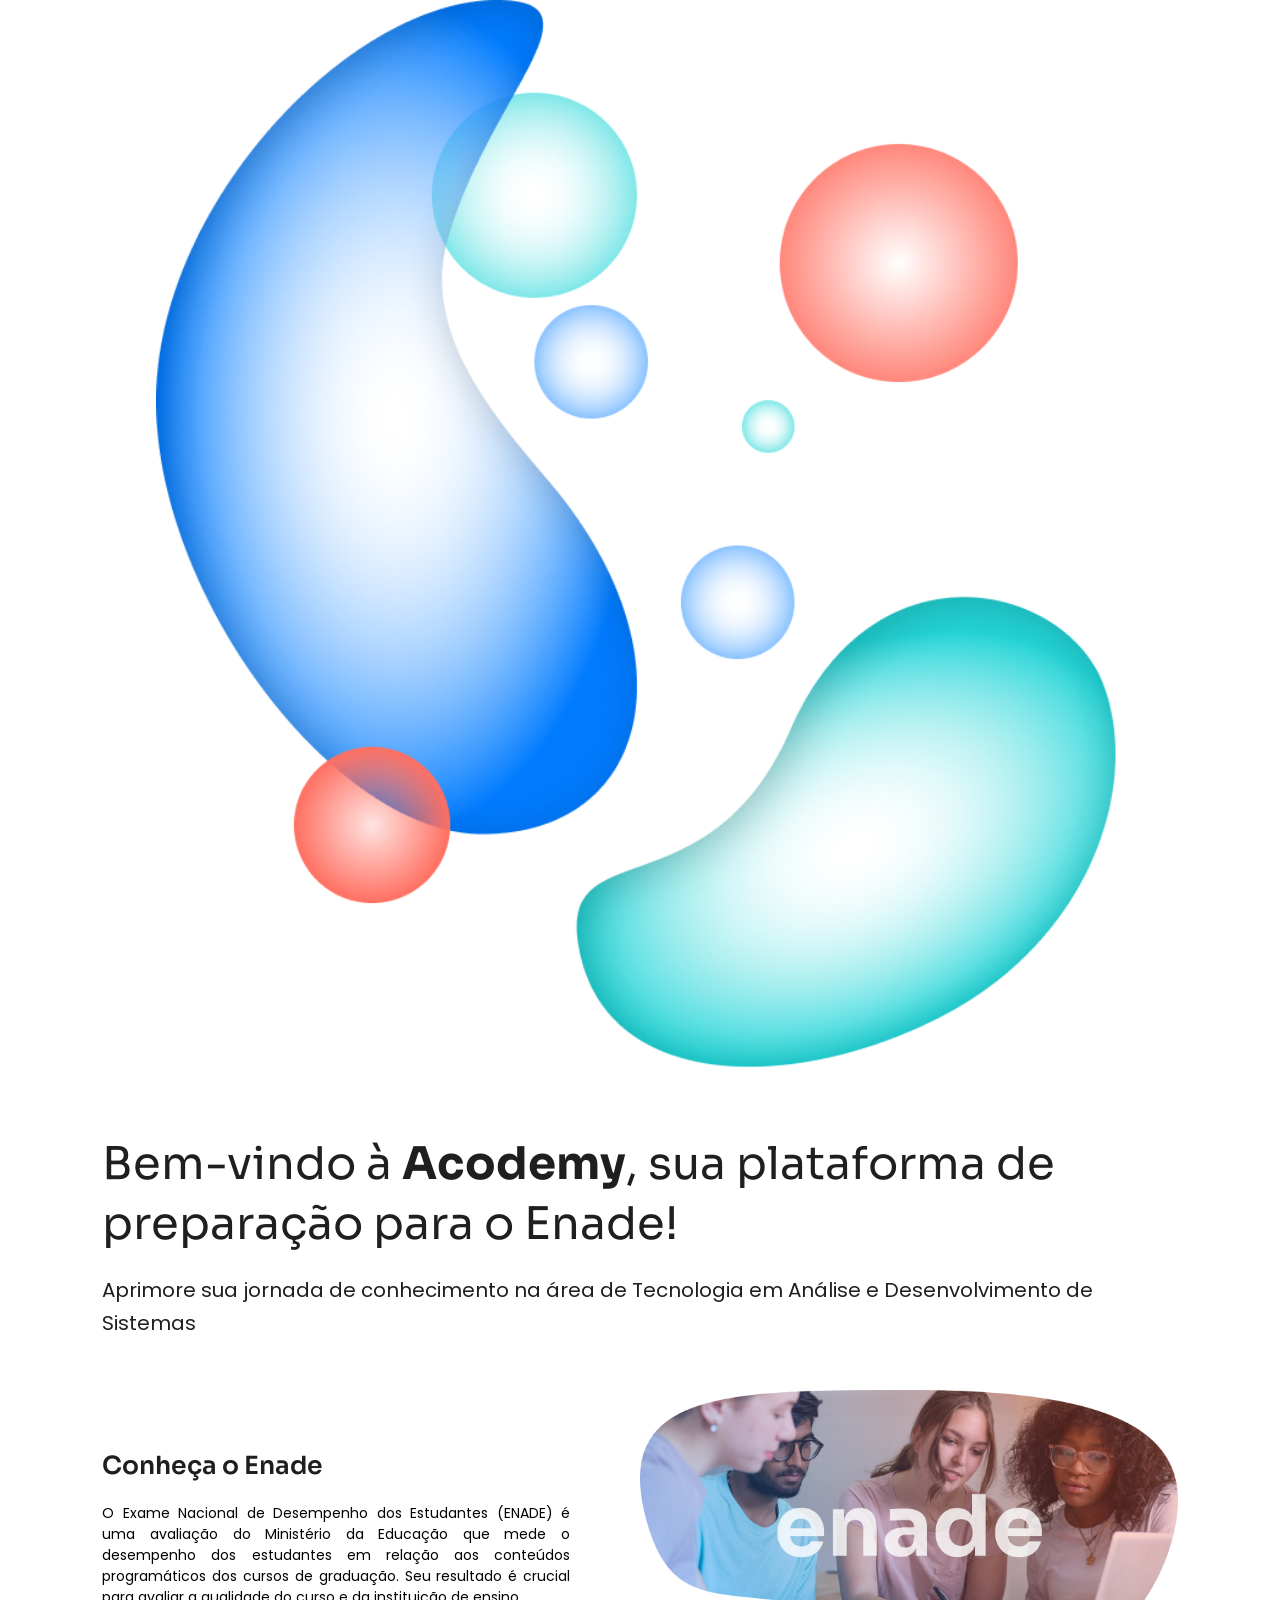
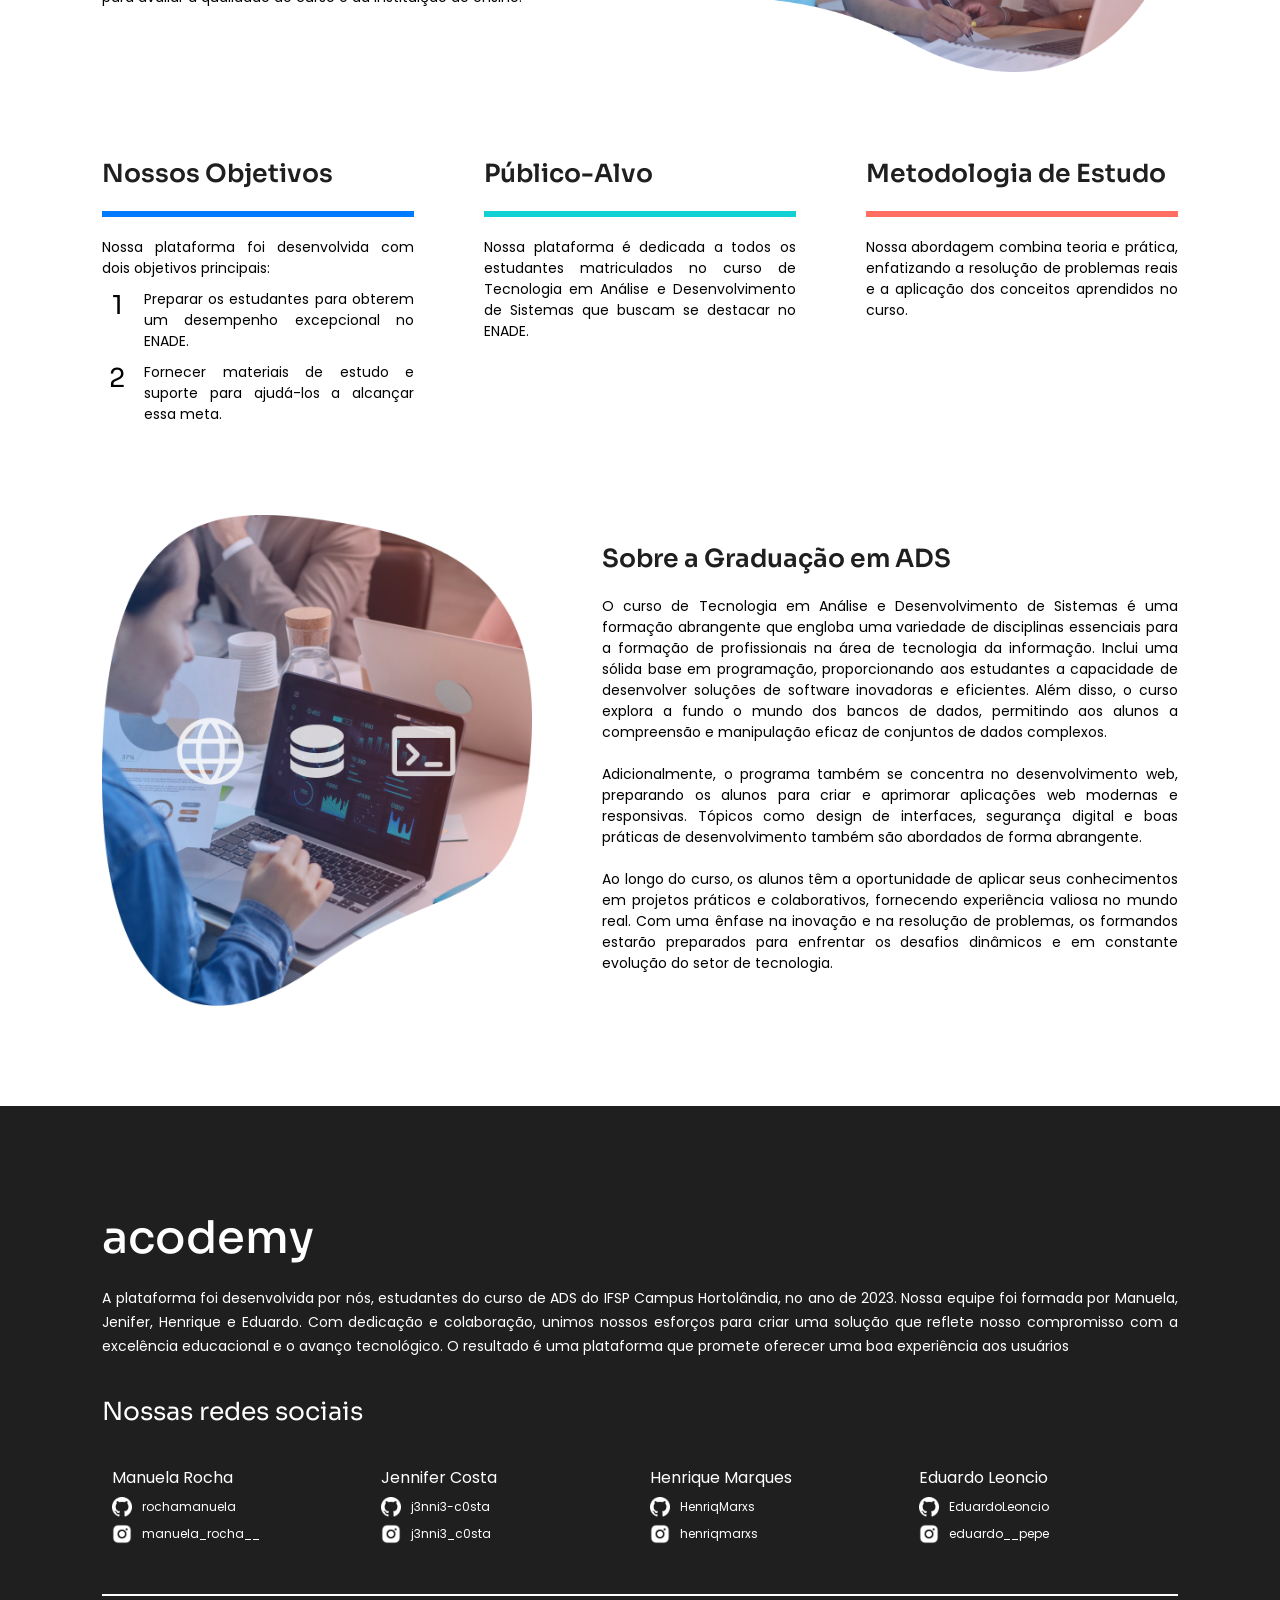
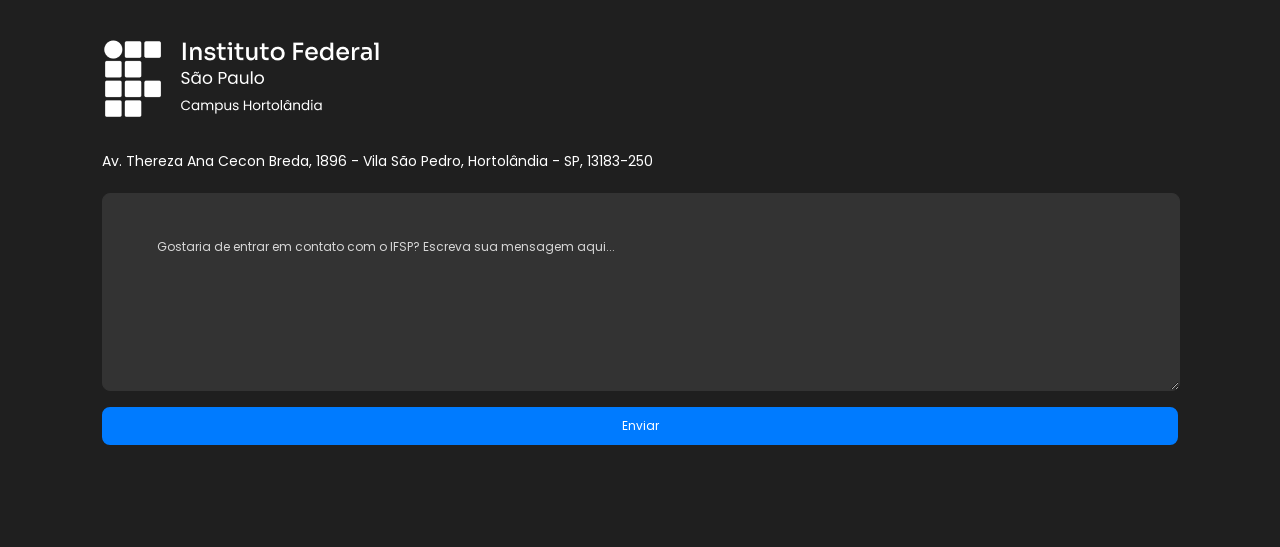
<file: index.html>
<!DOCTYPE html>
<html lang="pt-br">
<head>
    <meta charset="UTF-8">
    <meta name="viewport" content="width=device-width, initial-scale=1">
    <link rel="stylesheet" href="style.css">
    <title>Home</title>
</head>
<body>
    
    <header class="header">
        <img src="images/bubbles.png" alt="" class="img">
        <div class="title">
            <h1>Bem-vindo à <b>Acodemy</b>, sua plataforma de preparação para o Enade!</h1>
            <h3>Aprimore sua jornada de conhecimento na área de Tecnologia em Análise
                e Desenvolvimento de Sistemas</h3>
        </div>
    </header>
    <main>
        <section class="top-topic" id="sobre">
            <div class="text">
                <h2>Conheça o Enade</h2>
                <p>O Exame Nacional de Desempenho dos Estudantes (ENADE) é uma avaliação
                    do Ministério da Educação que mede o desempenho dos estudantes em relação
                    aos conteúdos programáticos dos cursos de graduação. Seu resultado é crucial
                    para avaliar a qualidade do curso e da instituição de ensino.</p>
            </div>
            <img src="images/students-group.png" alt="" width="50%" height="auto">
        </section>
        <section class="center-topics" id="objetivos">
            <div class="item">
                <h2>Nossos Objetivos</h2>
                <hr id="blue">
                <p>Nossa plataforma foi desenvolvida com dois objetivos principais:</p>
                <div class="text-topic">
                    <div class="row">
                        <p class="number-topic">1</p>
                        <p>Preparar os estudantes para obterem um desempenho excepcional no ENADE.</p>
                    </div>
                    <div class="row">
                        <p class="number-topic">2</p>
                        <p>Fornecer materiais de estudo e suporte para ajudá-los a alcançar essa meta.</p>
                    </div>
                </div>
            </div>
            <div class="item">
                <h2>Público-Alvo</h2>
                <hr id="turquesa">
                <p>Nossa plataforma é dedicada a todos os estudantes matriculados no curso de
                    Tecnologia em Análise e Desenvolvimento de Sistemas que buscam se destacar no ENADE.</p>
            </div>
            <div class="item">
                <h2>Metodologia de Estudo</h2>
                <hr id="salmon">
                <p>Nossa abordagem combina teoria e prática, enfatizando a resolução de problemas
                    reais e a aplicação dos conceitos aprendidos no curso.</p>
            </div>
        </section>
        <section class="bottom-topic" id="conteudo">
            <img src="images/languages-group.png" alt="" width="40%" height="auto">
            <div class="text">
                <h2>Sobre a Graduação em ADS</h2>
                <p>O curso de Tecnologia em Análise e Desenvolvimento de Sistemas é uma formação abrangente
                    que engloba uma variedade de disciplinas essenciais para a formação de profissionais na
                    área de tecnologia da informação. Inclui uma sólida base em programação, proporcionando
                    aos estudantes a capacidade de desenvolver soluções de software inovadoras e eficientes.
                    Além disso, o curso explora a fundo o mundo dos bancos de dados, permitindo aos alunos
                    a compreensão e manipulação eficaz de conjuntos de dados complexos.</p><br>

                <p>Adicionalmente, o programa também se concentra no desenvolvimento web, preparando os
                    alunos para criar e aprimorar aplicações web modernas e responsivas. Tópicos como design
                    de interfaces, segurança digital e boas práticas de desenvolvimento também são abordados
                    de forma abrangente.</p><br>

                <p>Ao longo do curso, os alunos têm a oportunidade de aplicar seus conhecimentos em
                    projetos práticos e colaborativos, fornecendo experiência valiosa no mundo real. Com
                    uma ênfase na inovação e na resolução de problemas, os formandos estarão preparados
                    para enfrentar os desafios dinâmicos e em constante evolução do setor de tecnologia.</p>
            </div>
        </section>
    </main>
    <footer class="footer" id="desenvolvimento">
        <div class="infos">
            <div class="logotipo">acodemy</div>
            <p class="text">A plataforma foi desenvolvida por nós, estudantes do curso de ADS do IFSP Campus Hortolândia,
                no ano de 2023. Nossa equipe foi formada por Manuela, Jenifer, Henrique e Eduardo. Com dedicação
                e colaboração, unimos nossos esforços para criar uma solução que reflete nosso compromisso com
                a excelência educacional e o avanço tecnológico. O resultado é uma plataforma que promete oferecer
                uma boa experiência aos usuários</p>

            <h2 id="social-media">Nossas redes sociais</h2>

            <div class="media-links">
                <div class="member-social-media">
                    <p>Manuela Rocha</p>
                    <a href="https://github.com/rochamanuela" class="link-social-media">
                        <img src="images/icons/bi_github.png" alt="">
                        rochamanuela
                    </a>
                    <a href="https://www.instagram.com/manuela_rocha__/" class="link-social-media">
                        <img src="images/icons/formkit_instagram.png" alt="">
                        manuela_rocha__
                    </a>
                </div>
                <div class="member-social-media">
                    <p>Jennifer Costa</p>
                    <a href="https://github.com/j3nni3-c0sta" class="link-social-media">
                        <img src="images/icons/bi_github.png" alt="">
                        j3nni3-c0sta
                    </a>
                    <a href="https://www.instagram.com/j3nni3_c0sta/" class="link-social-media">
                        <img src="images/icons/formkit_instagram.png" alt="">
                        j3nni3_c0sta
                    </a>
                </div>
                <div class="member-social-media">
                    <p>Henrique Marques</p>
                    <a href="https://github.com/HenriqMarxs" class="link-social-media">
                        <img src="images/icons/bi_github.png" alt="">
                        HenriqMarxs
                    </a>
                    <a href="https://www.instagram.com/henriqmarxs" class="link-social-media">
                        <img src="images/icons/formkit_instagram.png" alt="">
                        henriqmarxs
                    </a>
                </div>
                <div class="member-social-media">
                    <p>Eduardo Leoncio</p>
                    <a href="https://github.com/EduardoLeoncio" class="link-social-media">
                        <img src="images/icons/bi_github.png" alt="">
                        EduardoLeoncio
                    </a>
                    <a href="https://www.instagram.com/eduardo__pepe/" class="link-social-media">
                        <img src="images/icons/formkit_instagram.png" alt="">
                        eduardo__pepe
                    </a>
                </div>
            </div>
        </div>
        <hr>
        <div class="adress">
            <img src="images/icons/logo_ifsp.png" alt="">
            <p>Av. Thereza Ana Cecon Breda, 1896 - Vila São Pedro, Hortolândia - SP, 13183-250</p>
            <form action="">
                <textarea placeholder="Gostaria de entrar em contato com o IFSP? Escreva sua mensagem aqui..." class="custom-input"></textarea>
                <input type="submit" value="Enviar">
            </form>
        </div>
    </footer>
</body>
</html>
</file>
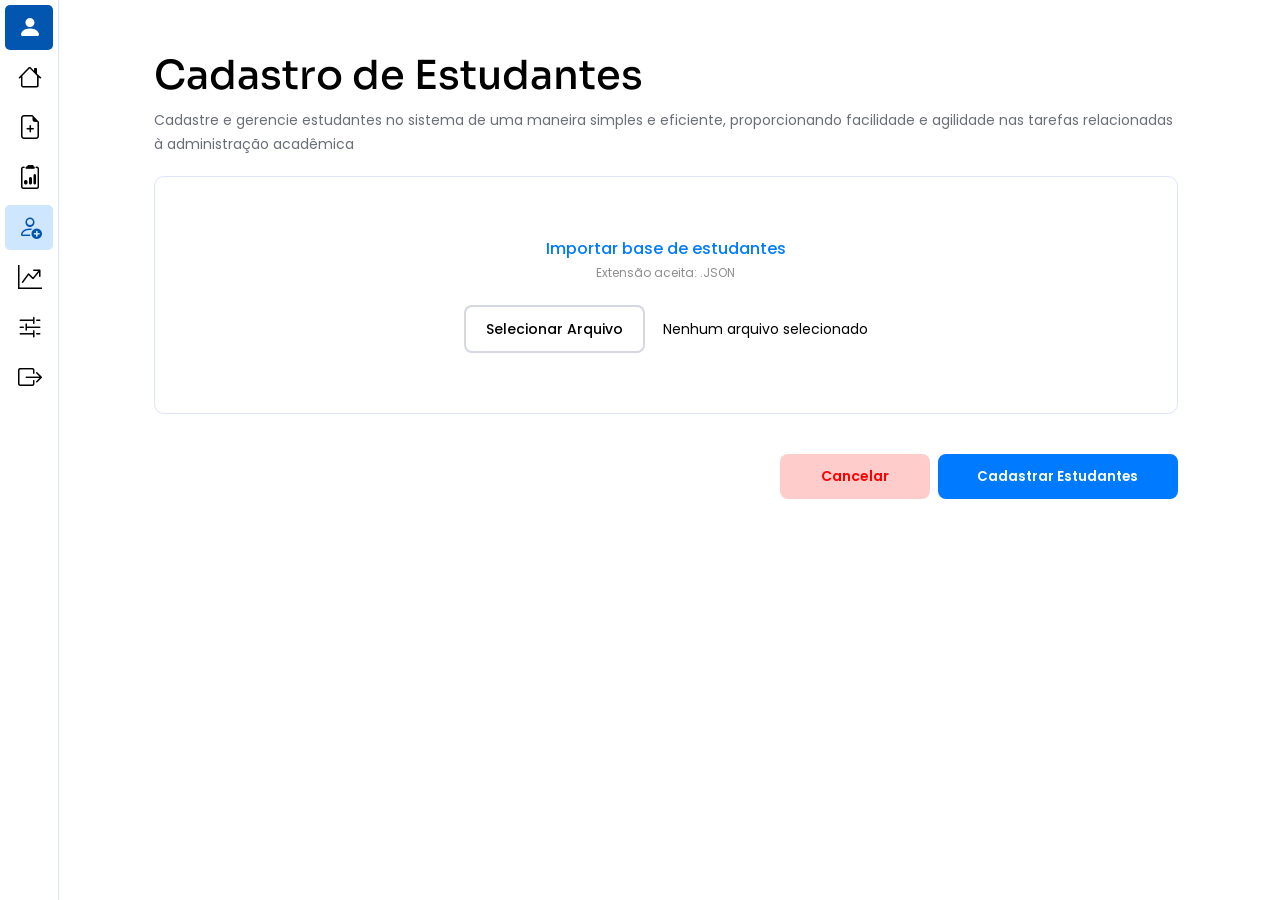
<file: pages/adm_pages/cad_estudantes/index.html>
<!DOCTYPE html>
<html lang="en">

<head>
    <meta charset="UTF-8">
    <meta name="viewport" content="width=device-width, initial-scale=1.0">
    <title>Importar Alunos</title>
    <link rel="stylesheet" href="style.css">
    <link rel="stylesheet" href="https://cdn.jsdelivr.net/npm/bootstrap-icons@1.11.2/font/bootstrap-icons.min.css" />
</head>

<body>
    <nav class="menu-lateral">
        <ul>
            <li class="item-menu" id="user">
                <a href="#" style="cursor: default;">
                    <span class="icon" id="user"><i class="bi bi-person-fill"></i></span>
                    <span class="txt-link" id="user">Manuela</span>
                    <!-- aqui vai o nome do usuário que estiver logado no momento -->
                </a>
            </li>
            <li class="item-menu">
                <a href="../home/index.php">
                    <span class="icon"><i class="bi bi-house"></i></span>
                    <span class="txt-link">Home</span>
                </a>
            </li>
            <li class="item-menu">
                <a href="#">
                    <span class="icon"><i class="bi bi-file-earmark-plus"></i></span>
                    <span class="txt-link">Perguntas</span>
                </a>
            </li>
            <li class="item-menu">
                <a href="../resumo_perguntas/index.php">
                    <span class="icon"><i class="bi bi-clipboard2-data"></i></span>
                    <span class="txt-link">Resumo</span>
                </a>
            </li>
            <li class="item-menu" id="activate">
                <a href="#">
                    <span class="icon" id="activate"><i class="bi bi-person-add"></i></span>
                    <span class="txt-link" id="activate">Estudantes</span>
                </a>
            </li>
            <li class="item-menu">
                <a href="#">
                    <span class="icon"><i class="bi bi-graph-up-arrow"></i></span>
                    <span class="txt-link">Desempenho</span>
                </a>
            </li>
            <li class="item-menu">
                <a href="#">
                    <span class="icon"><i class="bi bi-sliders2"></i></span>
                    <span class="txt-link">Configurações</span>
                </a>
            </li>
            <li class="item-menu logout">
                <a href="#">
                    <span class="icon"><i class="bi bi-box-arrow-right"></i></span>
                    <span class="txt-link">Sair</span>
                </a>
            </li>
        </ul>
    </nav>
    <main>
        <div class="text">
            <h1>Cadastro de Estudantes</h1>
            <p class="area-description">
                Cadastre e gerencie estudantes no sistema de uma maneira simples e eficiente, proporcionando facilidade
                e agilidade nas tarefas relacionadas à administração acadêmica
            </p>
        </div>
        <div class="container-form">
            <form method="post" enctype="multipart/form-data" class="form">
                <div class="form-child">
                    <h2>Importar base de estudantes</h2>
                    <p class="types-accepts">Extensão aceita: .JSON</p>
                    <div class="row-file">
                        <label for="file-input" class="custom-file-upload">
                            Selecionar Arquivo
                            <input type="file" name="file" id="file-input" accept=".json" onchange="updateFileName()" />
                        </label>
                        <span class="file-name" id="file-name">Nenhum arquivo selecionado</span>
                    </div>
                </div>
                <div class="btn-container">
                    <a href="../home/index.php" class="btn-cancel">Cancelar</a>
                    <input type="submit" onclick="uploadFile()" value="Cadastrar Estudantes" class="btn-cad">
                </div>
            </form>
            <div id="result"></div>
        </div>
    </main>
    <script src="script.js"></script>
</body>

</html>
</file>
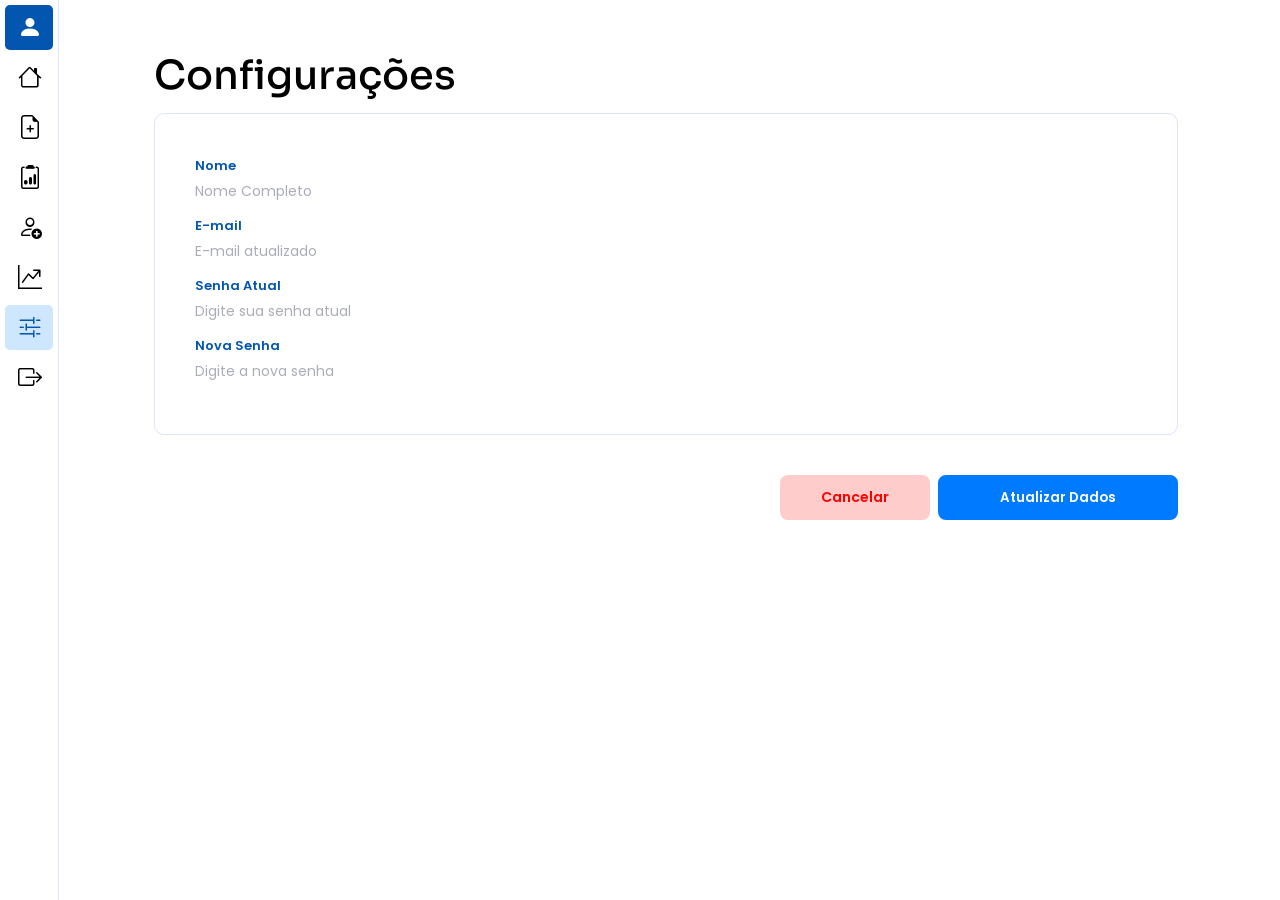
<file: pages/adm_pages/configs/index.html>
<!DOCTYPE html>
<html lang="pt-br">

<head>
    <meta charset="UTF-8" />
    <meta name="viewport" content="width=device-width, initial-scale=1.0" />
    <link rel="stylesheet" href="style.css" />
    <link rel="stylesheet" href="https://cdn.jsdelivr.net/npm/bootstrap-icons@1.11.2/font/bootstrap-icons.min.css" />
    <title>Configurações</title>
</head>

<body>
    <nav class="menu-lateral">
        <ul>
            <li class="item-menu" id="user">
                <a href="#" style="cursor: default;">
                    <span class="icon" id="user"><i class="bi bi-person-fill"></i></span>
                    <span class="txt-link" id="user">Manuela</span>
                    <!-- aqui vai o nome do usuário que estiver logado no momento -->
                </a>
            </li>
            <li class="item-menu">
                <a href="../home/index.php">
                    <span class="icon"><i class="bi bi-house"></i></span>
                    <span class="txt-link">Home</span>
                </a>
            </li>
            <li class="item-menu">
                <a href="#">
                    <span class="icon"><i class="bi bi-file-earmark-plus"></i></span>
                    <span class="txt-link">Perguntas</span>
                </a>
            </li>
            <li class="item-menu">
                <a href="../resumo_perguntas/index.php">
                    <span class="icon"><i class="bi bi-clipboard2-data"></i></span>
                    <span class="txt-link">Resumo</span>
                </a>
            </li>
            <li class="item-menu">
                <a href="#">
                    <span class="icon"><i class="bi bi-person-add"></i></span>
                    <span class="txt-link">Estudantes</span>
                </a>
            </li>
            <li class="item-menu">
                <a href="#">
                    <span class="icon"><i class="bi bi-graph-up-arrow"></i></span>
                    <span class="txt-link">Desempenho</span>
                </a>
            </li>
            <li class="item-menu" id="activate">
                <a href="#">
                    <span class="icon" id="activate"><i class="bi bi-sliders2"></i></span>
                    <span class="txt-link" id="activate">Configurações</span>
                </a>
            </li>
            <li class="item-menu logout">
                <a href="#">
                    <span class="icon"><i class="bi bi-box-arrow-right"></i></span>
                    <span class="txt-link">Sair</span>
                </a>
            </li>
        </ul>
    </nav>
    <main>
        <div class="text">
            <h1>Configurações</h1>
        </div>
        <div class="container-form">
            <form action="" method="post" class="form">
                <div class="form-child">
                    <label for="nome_usuario" class="label-enunciado">Nome</label>
                    <input type="text" id="nome_usuario" name="nome_usuario" placeholder="Nome Completo" class="custom-input-2">
                    
                    <label for="email" class="label-enunciado">E-mail</label>
                    <input type="email" id="email" name="email" placeholder="E-mail atualizado" class="custom-input-2">
                    
                    <label for="senha_antiga" class="label-enunciado">Senha Atual</label>
                    <input type="password" id="senha_antiga" name="senha_antiga" placeholder="Digite sua senha atual" class="custom-input-2">
                    
                    <label for="senha_nova" class="label-enunciado">Nova Senha</label>
                    <input type="password" id="senha_nova" name="senha_nova" placeholder="Digite a nova senha" class="custom-input-2">
                </div>
                <div class="btn-container">
                    <a href="../home/index.php" class="btn-cancel">Cancelar</a>
                    <input type="submit" value="Atualizar Dados" class="btn-cad" />
                </div>
            </form>
        </div>
    </main>
</body>

</html>
</file>
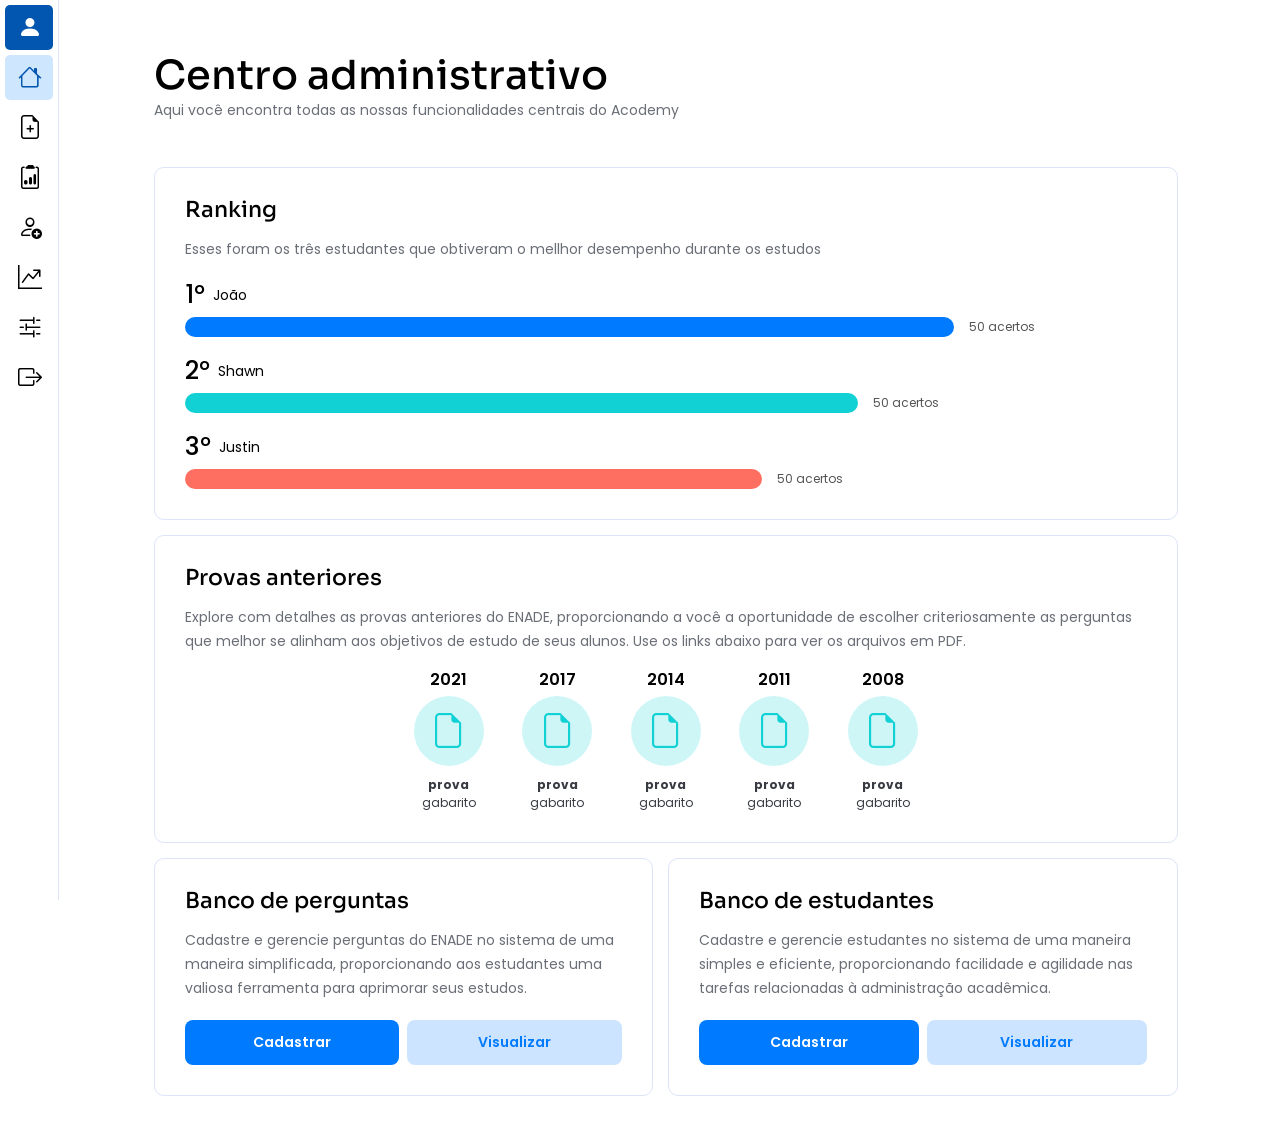
<file: pages/adm_pages/home/index.html>
<!DOCTYPE html>
<html lang="pt-br">

<head>
    <meta charset="UTF-8">
    <meta name="viewport" content="width=device-width, initial-scale=1.0">
    <link rel="stylesheet" href="style.css">
    <link rel="stylesheet" href="https://cdn.jsdelivr.net/npm/bootstrap-icons@1.11.2/font/bootstrap-icons.min.css">
    <title>Home</title>
</head>

<body>
    <nav class="menu-lateral">
        <ul>
            <li class="item-menu" id="user">
                <a href="#" style="cursor: default;">
                    <span class="icon" id="user"><i class="bi bi-person-fill"></i></span>
                    <span class="txt-link" id="user">Manuela</span>
                    <!-- aqui vai o nome do usuário que estiver logado no momento -->
                </a>
            </li>
            <li class="item-menu" id="activate">
                <a href="../home/index.php">
                    <span class="icon" id="activate"><i class="bi bi-house"></i></span>
                    <span class="txt-link" id="activate">Home</span>
                </a>
            </li>
            <li class="item-menu">
                <a href="#">
                    <span class="icon"><i class="bi bi-file-earmark-plus"></i></span>
                    <span class="txt-link">Perguntas</span>
                </a>
            </li>
            <li class="item-menu">
                <a href="../resumo_perguntas/index.php">
                    <span class="icon"><i class="bi bi-clipboard2-data"></i></span>
                    <span class="txt-link">Resumo</span>
                </a>
            </li>
            <li class="item-menu">
                <a href="#">
                    <span class="icon"><i class="bi bi-person-add"></i></span>
                    <span class="txt-link">Estudantes</span>
                </a>
            </li>
            <li class="item-menu">
                <a href="#">
                    <span class="icon"><i class="bi bi-graph-up-arrow"></i></span>
                    <span class="txt-link">Desempenho</span>
                </a>
            </li>
            <li class="item-menu">
                <a href="#">
                    <span class="icon"><i class="bi bi-sliders2"></i></span>
                    <span class="txt-link">Configurações</span>
                </a>
            </li>
            <li class="item-menu logout">
                <a href="#">
                    <span class="icon"><i class="bi bi-box-arrow-right"></i></span>
                    <span class="txt-link">Sair</span>
                </a>
            </li>
        </ul>
    </nav>
    <main>
        <div class="text">
            <h1>Centro administrativo</h1>
            <p class="area-description-2">Aqui você encontra todas as nossas funcionalidades centrais do Acodemy</p>
        </div>
        <div class="container-areas">
            <div class="container-child child-1">
                <div class="ranking">
                    <h1 class="area-title">Ranking</h1>
                    <p class="area-description">Esses foram os três estudantes que obtiveram o mellhor desempenho durante os estudos</p>

                    <div class="result-student">
                        <div class="infos-name-result">
                            <h1>1°</h1>
                            <p>João</p>
                        </div>
                        <div class="bar">
                            <div class="progress-bar item-1"></div>
                            <p class="acertos-quantidade">50 acertos</p>
                        </div>
                    </div>
                    <div class="result-student">
                        <div class="infos-name-result">
                            <h1>2°</h1>
                            <p>Shawn</p>
                        </div>
                        <div class="bar">
                            <div class="progress-bar item-2"></div>
                            <p class="acertos-quantidade">50 acertos</p>
                        </div>
                    </div>
                    <div class="result-student">
                        <div class="infos-name-result">
                            <h1>3°</h1>
                            <p>Justin</p>
                        </div>
                        <div class="bar">
                            <div class="progress-bar item-3"></div>
                            <p class="acertos-quantidade">50 acertos</p>
                        </div>
                    </div>
                </div>
            </div>
            <div class="container-child child-2">
                <div class="provas">
                    <h1 class="area-title">Provas anteriores</h1>
                    <p class="area-description">Explore com detalhes as provas anteriores do ENADE, proporcionando a você 
                        a oportunidade de escolher criteriosamente as perguntas que melhor se 
                        alinham aos objetivos de estudo de seus alunos. Use os links abaixo para ver os arquivos em PDF.</p>
                        <div class="provas-container">
                            <div class="item-prova">
                                <p class="ano-prova">2021</p>
                                <div class="circle"><i class="bi bi-file-earmark"></i></div>
                                <a href="provas/2021/prova.pdf" download="prova_2021.pdf"><b>prova</b></a>
                                <a href="provas/2021/gabarito.pdf" download="gabarito_2021.pdf">gabarito</a>
                            </div>
                            <div class="item-prova">
                                <p class="ano-prova">2017</p>
                                <div class="circle"><i class="bi bi-file-earmark"></i></div>
                                <a href="provas/2017/prova.pdf" download="prova_2017.pdf"><b>prova</b></a>
                                <a href="provas/2017/gabarito.pdf" download="gabarito_2017.pdf">gabarito</a>
                            </div>
                            <div class="item-prova">
                                <p class="ano-prova">2014</p>
                                <div class="circle"><i class="bi bi-file-earmark"></i></div>
                                <a href="provas/2014/prova.pdf" download="prova_2014.pdf"><b>prova</b></a>
                                <a href="provas/2014/gabarito.pdf" download="gabarito_2014.pdf">gabarito</a>
                            </div>
                            <div class="item-prova">
                                <p class="ano-prova">2011</p>
                                <div class="circle"><i class="bi bi-file-earmark"></i></div>
                                <a href="provas/2011/prova.pdf" download="prova_2011.pdf"><b>prova</b></a>
                                <a href="provas/2011/gabarito.pdf" download="gabarito_2011.pdf">gabarito</a>
                            </div>
                            <div class="item-prova">
                                <p class="ano-prova">2008</p>
                                <div class="circle"><i class="bi bi-file-earmark"></i></div>
                                <a href="provas/2008/prova.pdf" download="prova_2008.pdf"><b>prova</b></a>
                                <a href="provas/2008/gabarito.pdf" download="gabarito_2008.pdf">gabarito</a>
                            </div>
                        </div>
                </div>
                <div class="bancos">
                    <div class="banco-item">
                        <h1 class="area-title">Banco de perguntas</h1>
                        <p class="area-description">Cadastre e gerencie perguntas do ENADE no sistema de uma maneira
                            simplificada, proporcionando aos estudantes uma valiosa ferramenta
                            para aprimorar seus estudos.</p>
                        <div class="btn-container">
                            <a href="../cad_perguntas/cadastrar_perguntas.html" class="btn-cad">Cadastrar</a>
                            <a href="../resumo_perguntas/index.php" class="btn-view">Visualizar</a>
                        </div>
                    </div>
                    <div class="banco-item">
                        <h1 class="area-title">Banco de estudantes</h1>
                        <p class="area-description">Cadastre e gerencie estudantes no sistema de uma maneira simples
                            e eficiente, proporcionando facilidade e agilidade nas tarefas
                            relacionadas à administração acadêmica.</p>
                        <div class="btn-container">
                            <a href="../cad_estudantes/index.html" class="btn-cad">Cadastrar</a>
                            <a href="#" class="btn-view">Visualizar</a>
                        </div>
                    </div>
                </div>
            </div>
        </div>
    </main>
</body>

</html>
</file>
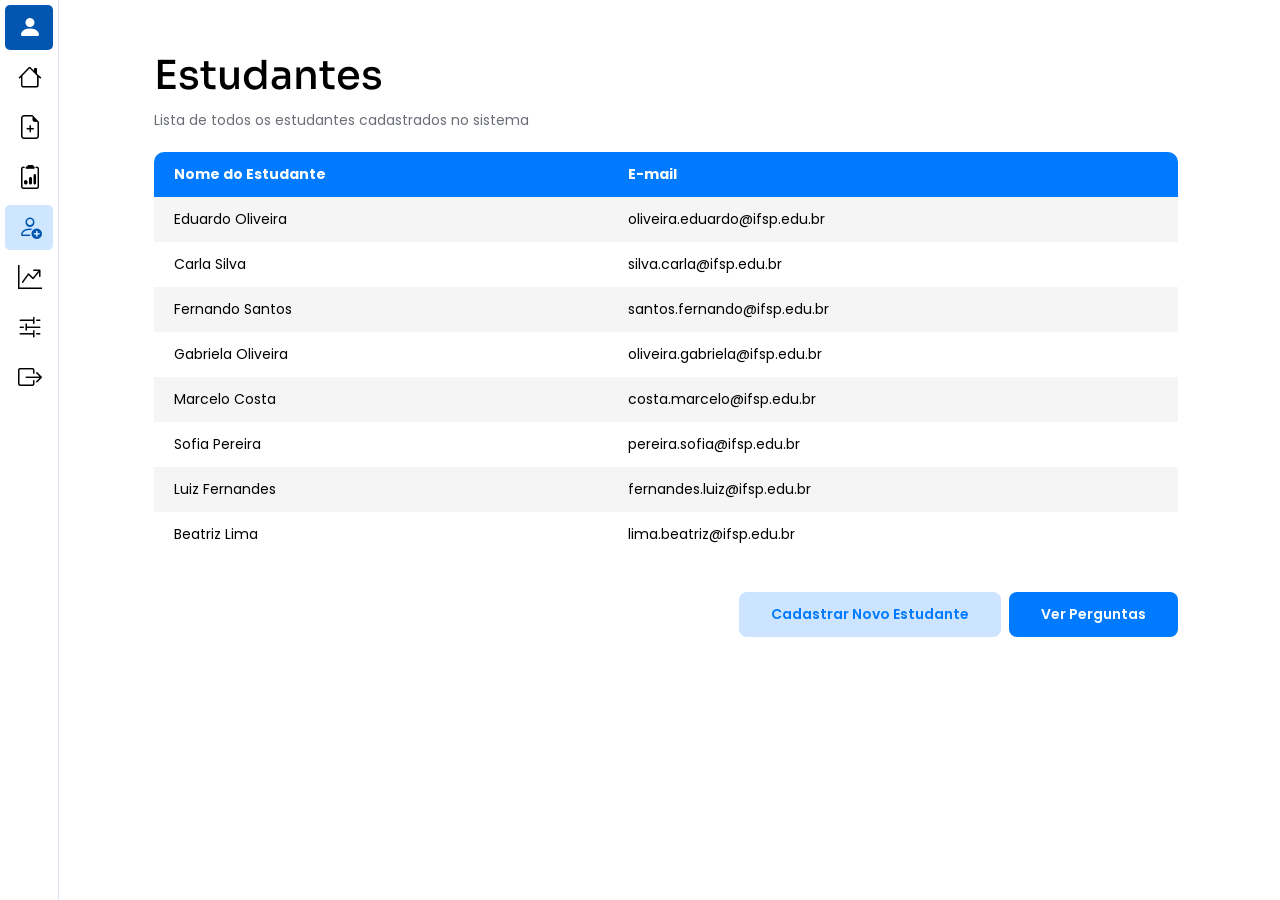
<file: pages/adm_pages/lista_estudantes/index.html>
<!DOCTYPE html>
<html lang="pt-br">

<head>
    <meta charset="UTF-8" />
    <meta name="viewport" content="width=device-width, initial-scale=1.0" />
    <link rel="stylesheet" href="style.css" />
    <link rel="stylesheet" href="https://cdn.jsdelivr.net/npm/bootstrap-icons@1.11.2/font/bootstrap-icons.min.css" />
    <title>Estudantes Cadastrados</title>
</head>

<body>
    <nav class="menu-lateral">
        <ul>
            <li class="item-menu" id="user">
                <a href="#" style="cursor: default;">
                    <span class="icon" id="user"><i class="bi bi-person-fill"></i></span>
                    <span class="txt-link" id="user">Manuela</span>
                    <!-- aqui vai o nome do usuário que estiver logado no momento -->
                </a>
            </li>
            <li class="item-menu">
                <a href="../home/index.php">
                    <span class="icon"><i class="bi bi-house"></i></span>
                    <span class="txt-link">Home</span>
                </a>
            </li>
            <li class="item-menu">
                <a href="#">
                    <span class="icon"><i class="bi bi-file-earmark-plus"></i></span>
                    <span class="txt-link">Perguntas</span>
                </a>
            </li>
            <li class="item-menu">
                <a href="#">
                    <span class="icon"><i class="bi bi-clipboard2-data"></i></span>
                    <span class="txt-link">Resumo</span>
                </a>
            </li>
            <li class="item-menu" id="activate">
                <a href="#">
                    <span class="icon" id="activate"><i class="bi bi-person-add"></i></span>
                    <span class="txt-link" id="activate">Estudantes</span>
                </a>
            </li>
            <li class="item-menu">
                <a href="#">
                    <span class="icon"><i class="bi bi-graph-up-arrow"></i></span>
                    <span class="txt-link">Desempenho</span>
                </a>
            </li>
            <li class="item-menu">
                <a href="#">
                    <span class="icon"><i class="bi bi-sliders2"></i></span>
                    <span class="txt-link">Configurações</span>
                </a>
            </li>
            <li class="item-menu logout">
                <a href="#">
                    <span class="icon"><i class="bi bi-box-arrow-right"></i></span>
                    <span class="txt-link">Sair</span>
                </a>
            </li>
        </ul>
    </nav>
    <main>
        <div class="text">
            <h1>Estudantes</h1>
            <p class="area-description">
                Lista de todos os estudantes cadastrados no sistema
            </p>
        </div>
        <div class="container-main">

            <!-- essa tabela deve conter os dados de todos os estudantes cadastrados -->
            <div class="table-container">
                <table>
                    <tr class="header-table">
                        <th>Nome do Estudante</th>
                        <th>E-mail</th>
                    </tr>
                    <tr>
                        <td>Eduardo Oliveira</td>
                        <td>oliveira.eduardo@ifsp.edu.br</td>
                    </tr>
                    <tr>
                        <td>Carla Silva</td>
                        <td>silva.carla@ifsp.edu.br</td>
                    </tr>
                    <tr>
                        <td>Fernando Santos</td>
                        <td>santos.fernando@ifsp.edu.br</td>
                    </tr>
                    <tr>
                        <td>Gabriela Oliveira</td>
                        <td>oliveira.gabriela@ifsp.edu.br</td>
                    </tr>
                    <tr>
                        <td>Marcelo Costa</td>
                        <td>costa.marcelo@ifsp.edu.br</td>
                    </tr>
                    <tr>
                        <td>Sofia Pereira</td>
                        <td>pereira.sofia@ifsp.edu.br</td>
                    </tr>
                    <tr>
                        <td>Luiz Fernandes</td>
                        <td>fernandes.luiz@ifsp.edu.br</td>
                    </tr>
                    <tr>
                        <td>Beatriz Lima</td>
                        <td>lima.beatriz@ifsp.edu.br</td>
                    </tr>                
                </table>
            </div>
            <div class="btn-container">
                <a href="../cad_perguntas/cadastrar_perguntas.html" class="btn-cad">Cadastrar Novo Estudante</a>
                <a href="../resumo_perguntas/index.php" class="btn-view">Ver Perguntas</a>
            </div>
        </div>
    </main>
</body>

</html>
</file>
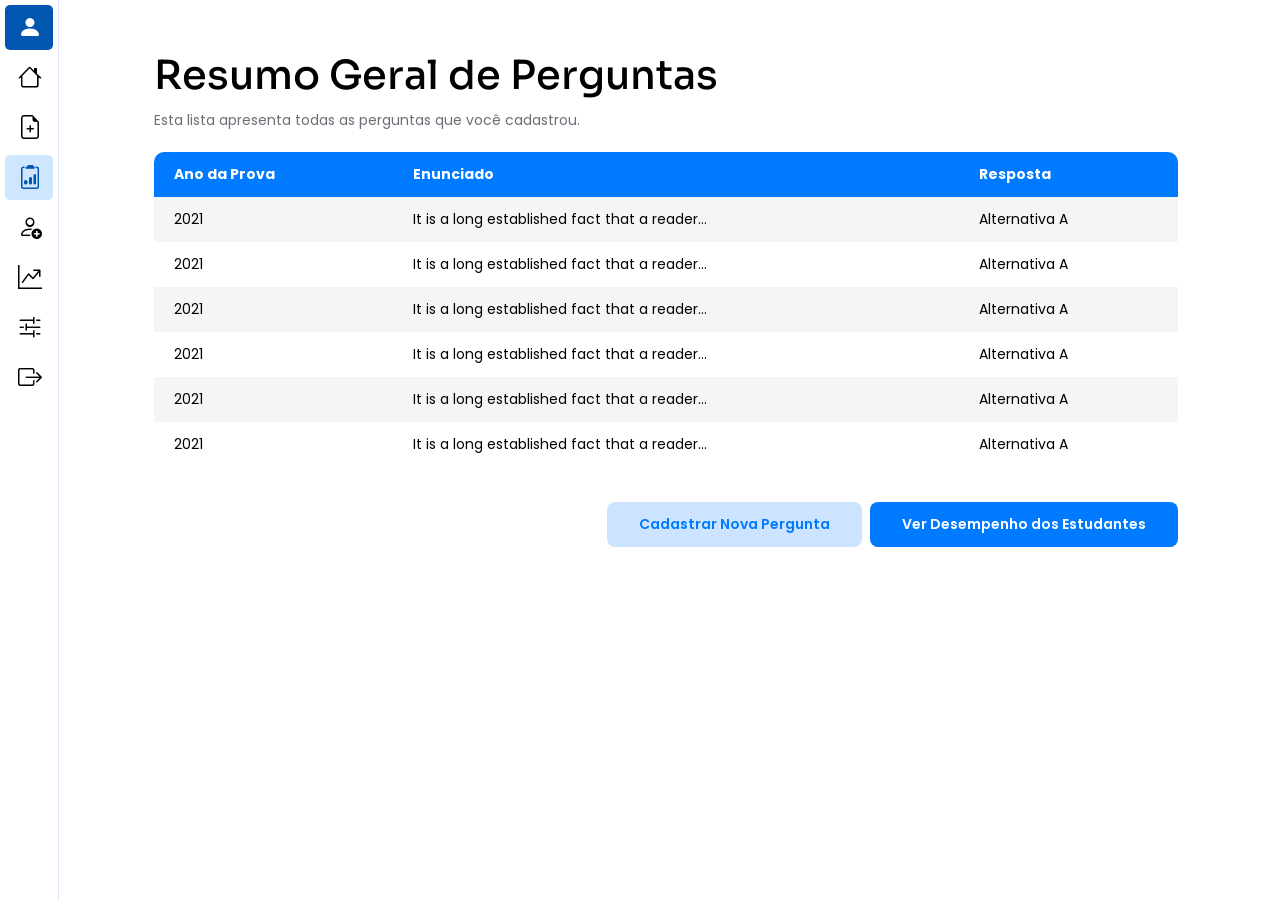
<file: pages/adm_pages/resumo_perguntas/index.html>
<!DOCTYPE html>
<html lang="pt-br">

<head>
    <meta charset="UTF-8" />
    <meta name="viewport" content="width=device-width, initial-scale=1.0" />
    <link rel="stylesheet" href="style.css" />
    <link rel="stylesheet" href="https://cdn.jsdelivr.net/npm/bootstrap-icons@1.11.2/font/bootstrap-icons.min.css" />
    <title>Home</title>
</head>

<body>
    <nav class="menu-lateral">
        <ul>
            <li class="item-menu" id="user">
                <a href="#" style="cursor: default;">
                    <span class="icon" id="user"><i class="bi bi-person-fill"></i></span>
                    <span class="txt-link" id="user">Manuela</span>
                    <!-- aqui vai o nome do usuário que estiver logado no momento -->
                </a>
            </li>
            <li class="item-menu">
                <a href="../home/index.php">
                    <span class="icon"><i class="bi bi-house"></i></span>
                    <span class="txt-link">Home</span>
                </a>
            </li>
            <li class="item-menu">
                <a href="#">
                    <span class="icon"><i class="bi bi-file-earmark-plus"></i></span>
                    <span class="txt-link">Perguntas</span>
                </a>
            </li>
            <li class="item-menu" id="activate">
                <a href="#">
                    <span class="icon" id="activate"><i class="bi bi-clipboard2-data"></i></span>
                    <span class="txt-link" id="activate">Resumo</span>
                </a>
            </li>
            <li class="item-menu">
                <a href="#">
                    <span class="icon"><i class="bi bi-person-add"></i></span>
                    <span class="txt-link">Estudantes</span>
                </a>
            </li>
            <li class="item-menu">
                <a href="#">
                    <span class="icon"><i class="bi bi-graph-up-arrow"></i></span>
                    <span class="txt-link">Desempenho</span>
                </a>
            </li>
            <li class="item-menu">
                <a href="#">
                    <span class="icon"><i class="bi bi-sliders2"></i></span>
                    <span class="txt-link">Configurações</span>
                </a>
            </li>
            <li class="item-menu logout">
                <a href="#">
                    <span class="icon"><i class="bi bi-box-arrow-right"></i></span>
                    <span class="txt-link">Sair</span>
                </a>
            </li>
        </ul>
    </nav>
    <main>
        <div class="text">
            <h1>Resumo Geral de Perguntas</h1>
            <p class="area-description">
                Esta lista apresenta todas as perguntas que você cadastrou.
            </p>
        </div>
        <div class="container-main">

            <!-- essa tabela deve conter um resumo de todas as perguntas que o admin cadastrou -->
            <div class="table-container">
                <table>
                    <tr class="header-table">
                        <th>Ano da Prova</th>
                        <th>Enunciado</th>
                        <th>Resposta</th>
                    </tr>
                    <tr>
                        <td>2021</td>
                        <td>It is a long established fact that a reader...</td>
                        <td>Alternativa A</td>
                    </tr>
                    <tr>
                        <td>2021</td>
                        <td>It is a long established fact that a reader...</td>
                        <td>Alternativa A</td>
                    </tr>
                    <tr>
                        <td>2021</td>
                        <td>It is a long established fact that a reader...</td>
                        <td>Alternativa A</td>
                    </tr>
                    <tr>
                        <td>2021</td>
                        <td>It is a long established fact that a reader...</td>
                        <td>Alternativa A</td>
                    </tr>
                    <tr>
                        <td>2021</td>
                        <td>It is a long established fact that a reader...</td>
                        <td>Alternativa A</td>
                    </tr>
                    <tr>
                        <td>2021</td>
                        <td>It is a long established fact that a reader...</td>
                        <td>Alternativa A</td>
                    </tr>
                </table>
            </div>
            <div class="btn-container">
                <a href="../cad_perguntas/cadastrar_perguntas.html" class="btn-cad">Cadastrar Nova Pergunta</a>
                <a href="../resumo_respostas/index.php" class="btn-view">Ver Desempenho dos Estudantes</a>
            </div>
        </div>
    </main>
</body>

</html>
</file>
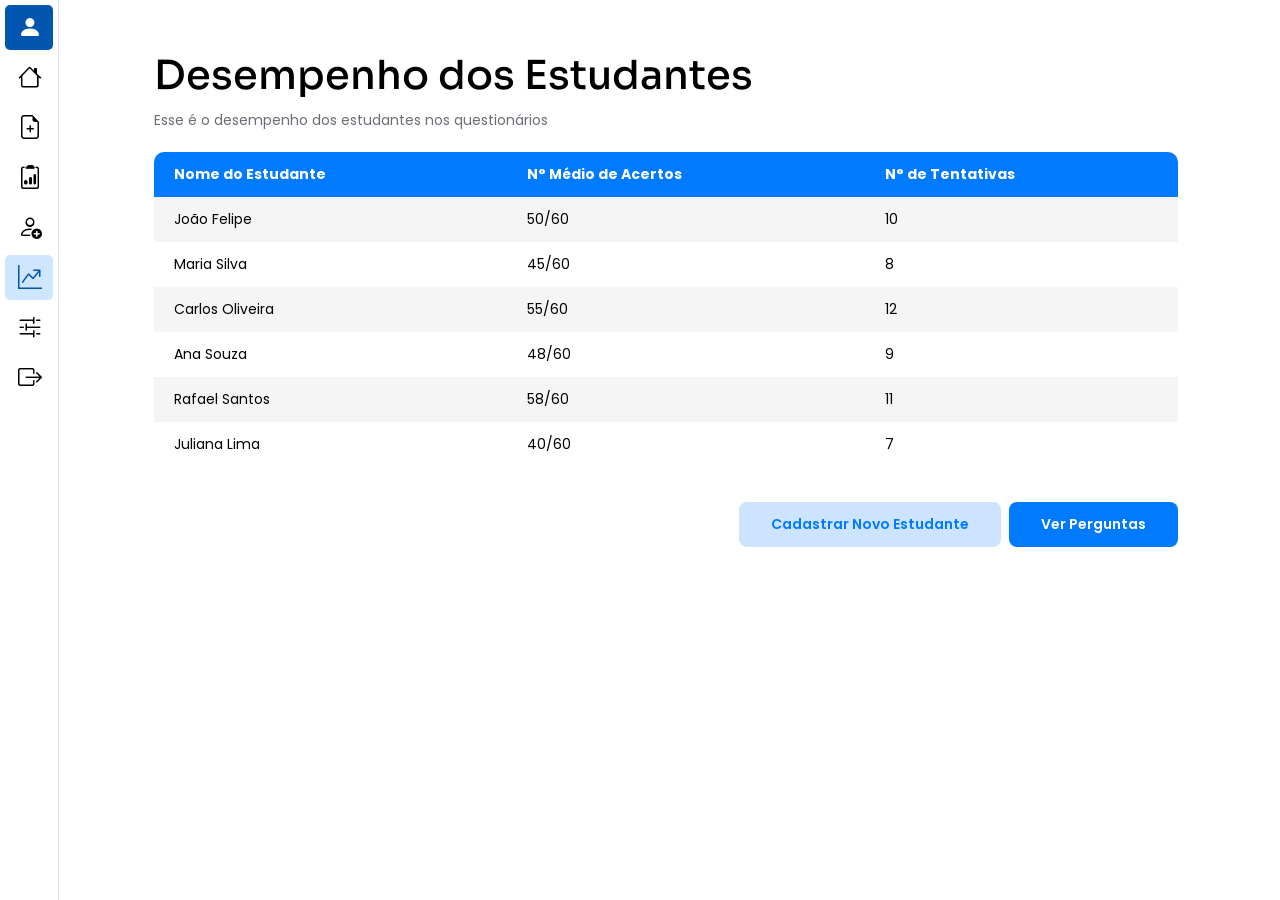
<file: pages/adm_pages/resumo_respostas/index.html>
<!DOCTYPE html>
<html lang="pt-br">

<head>
    <meta charset="UTF-8" />
    <meta name="viewport" content="width=device-width, initial-scale=1.0" />
    <link rel="stylesheet" href="style.css" />
    <link rel="stylesheet" href="https://cdn.jsdelivr.net/npm/bootstrap-icons@1.11.2/font/bootstrap-icons.min.css" />
    <title>Home</title>
</head>

<body>
    <nav class="menu-lateral">
        <ul>
            <li class="item-menu" id="user">
                <a href="#" style="cursor: default;">
                    <span class="icon" id="user"><i class="bi bi-person-fill"></i></span>
                    <span class="txt-link" id="user">Manuela</span>
                    <!-- aqui vai o nome do usuário que estiver logado no momento -->
                </a>
            </li>
            <li class="item-menu">
                <a href="../home/index.php">
                    <span class="icon"><i class="bi bi-house"></i></span>
                    <span class="txt-link">Home</span>
                </a>
            </li>
            <li class="item-menu">
                <a href="#">
                    <span class="icon"><i class="bi bi-file-earmark-plus"></i></span>
                    <span class="txt-link">Perguntas</span>
                </a>
            </li>
            <li class="item-menu">
                <a href="#">
                    <span class="icon"><i class="bi bi-clipboard2-data"></i></span>
                    <span class="txt-link">Resumo</span>
                </a>
            </li>
            <li class="item-menu">
                <a href="#">
                    <span class="icon"><i class="bi bi-person-add"></i></span>
                    <span class="txt-link">Estudantes</span>
                </a>
            </li>
            <li class="item-menu" id="activate">
                <a href="#">
                    <span class="icon" id="activate"><i class="bi bi-graph-up-arrow"></i></span>
                    <span class="txt-link" id="activate">Desempenho</span>
                </a>
            </li>
            <li class="item-menu">
                <a href="#">
                    <span class="icon"><i class="bi bi-sliders2"></i></span>
                    <span class="txt-link">Configurações</span>
                </a>
            </li>
            <li class="item-menu logout">
                <a href="#">
                    <span class="icon"><i class="bi bi-box-arrow-right"></i></span>
                    <span class="txt-link">Sair</span>
                </a>
            </li>
        </ul>
    </nav>
    <main>
        <div class="text">
            <h1>Desempenho dos Estudantes</h1>
            <p class="area-description">
                Esse é o desempenho dos estudantes nos questionários
            </p>
        </div>
        <div class="container-main">

            <!-- essa tabela deve conter um resumo de todas as perguntas que o admin cadastrou -->
            <div class="table-container">
                <table>
                    <tr class="header-table">
                        <th>Nome do Estudante</th>
                        <th>N° Médio de Acertos</th>
                        <th>N° de Tentativas</th>
                    </tr>
                    <tr>
                        <td>João Felipe</td>
                        <td>50/60</td>
                        <td>10</td>
                    </tr>
                    <tr>
                        <td>Maria Silva</td>
                        <td>45/60</td>
                        <td>8</td>
                    </tr>
                    <tr>
                        <td>Carlos Oliveira</td>
                        <td>55/60</td>
                        <td>12</td>
                    </tr>
                    <tr>
                        <td>Ana Souza</td>
                        <td>48/60</td>
                        <td>9</td>
                    </tr>
                    <tr>
                        <td>Rafael Santos</td>
                        <td>58/60</td>
                        <td>11</td>
                    </tr>
                    <tr>
                        <td>Juliana Lima</td>
                        <td>40/60</td>
                        <td>7</td>
                    </tr>
                </table>
            </div>
            <div class="btn-container">
                <a href="../cad_perguntas/cadastrar_perguntas.html" class="btn-cad">Cadastrar Novo Estudante</a>
                <a href="../resumo_perguntas/index.php" class="btn-view">Ver Perguntas</a>
            </div>
        </div>
    </main>
</body>

</html>
</file>
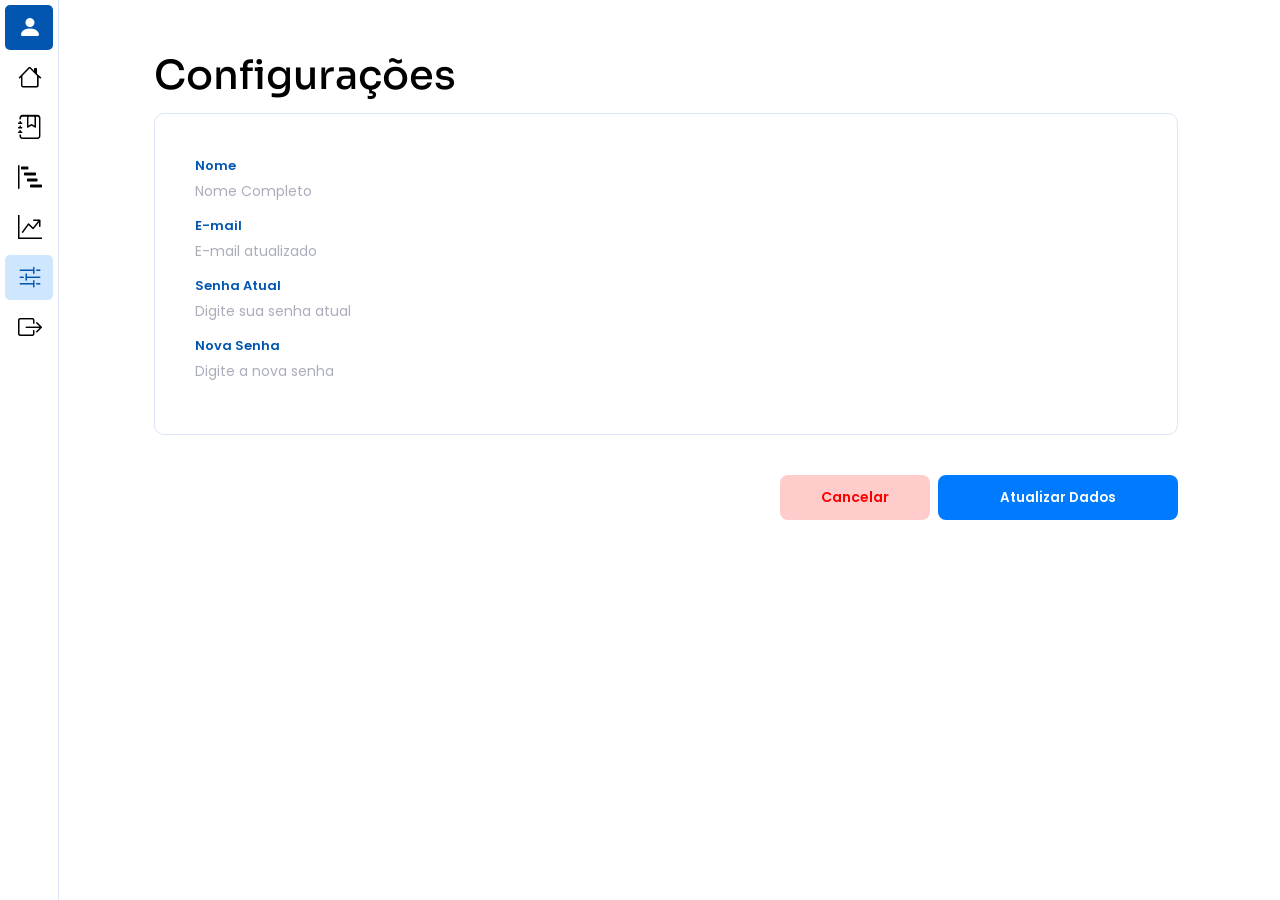
<file: pages/estudante_pages/configs/index.html>
<!DOCTYPE html>
<html lang="pt-br">

<head>
    <meta charset="UTF-8" />
    <meta name="viewport" content="width=device-width, initial-scale=1.0" />
    <link rel="stylesheet" href="style.css" />
    <link rel="stylesheet" href="https://cdn.jsdelivr.net/npm/bootstrap-icons@1.11.2/font/bootstrap-icons.min.css" />
    <title>Configurações</title>
</head>

<body>
    <nav class="menu-lateral">
        <ul>
            <li class="item-menu" id="user">
                <a href="#" style="cursor: default;">
                    <span class="icon" id="user"><i class="bi bi-person-fill"></i></span>
                    <span class="txt-link" id="user">Manuela</span>
                    <!-- aqui vai o nome do usuário que estiver logado no momento -->
                </a>
            </li>
            <li class="item-menu">
                <a href="../home/index.php">
                    <span class="icon"><i class="bi bi-house"></i></span>
                    <span class="txt-link">Home</span>
                </a>
            </li>
            <li class="item-menu">
                <a href="../simulado/index.html">
                    <span class="icon"><i class="bi bi-journal-bookmark"></i></span>
                    <span class="txt-link">Simulados</span>
                </a>
            </li>
            <li class="item-menu">
                <a href="#">
                    <span class="icon"><i class="bi bi-bar-chart-steps"></i></span>
                    <span class="txt-link">Trilha</span>
                </a>
            </li>
            <li class="item-menu">
                <a href="#">
                    <span class="icon"><i class="bi bi-graph-up-arrow"></i></span>
                    <span class="txt-link">Desempenho</span>
                </a>
            </li>
            <li class="item-menu" id="activate">
                <a href="#">
                    <span class="icon" id="activate"><i class="bi bi-sliders2"></i></span>
                    <span class="txt-link" id="activate">Configurações</span>
                </a>
            </li>
            <li class="item-menu logout">
                <a href="#">
                    <span class="icon"><i class="bi bi-box-arrow-right"></i></span>
                    <span class="txt-link">Sair</span>
                </a>
            </li>
        </ul>
    </nav>
    <main>
        <div class="text">
            <h1>Configurações</h1>
        </div>
        <div class="container-form">
            <form action="" method="post" class="form">
                <div class="form-child">
                    <label for="nome_usuario" class="label-enunciado">Nome</label>
                    <input type="text" id="nome_usuario" name="nome_usuario" placeholder="Nome Completo" class="custom-input-2">
                    
                    <label for="email" class="label-enunciado">E-mail</label>
                    <input type="email" id="email" name="email" placeholder="E-mail atualizado" class="custom-input-2">
                    
                    <label for="senha_antiga" class="label-enunciado">Senha Atual</label>
                    <input type="password" id="senha_antiga" name="senha_antiga" placeholder="Digite sua senha atual" class="custom-input-2">
                    
                    <label for="senha_nova" class="label-enunciado">Nova Senha</label>
                    <input type="password" id="senha_nova" name="senha_nova" placeholder="Digite a nova senha" class="custom-input-2">
                </div>
                <div class="btn-container">
                    <a href="../home/index.php" class="btn-cancel">Cancelar</a>
                    <input type="submit" value="Atualizar Dados" class="btn-cad" />
                </div>
            </form>
        </div>
    </main>
</body>

</html>
</file>
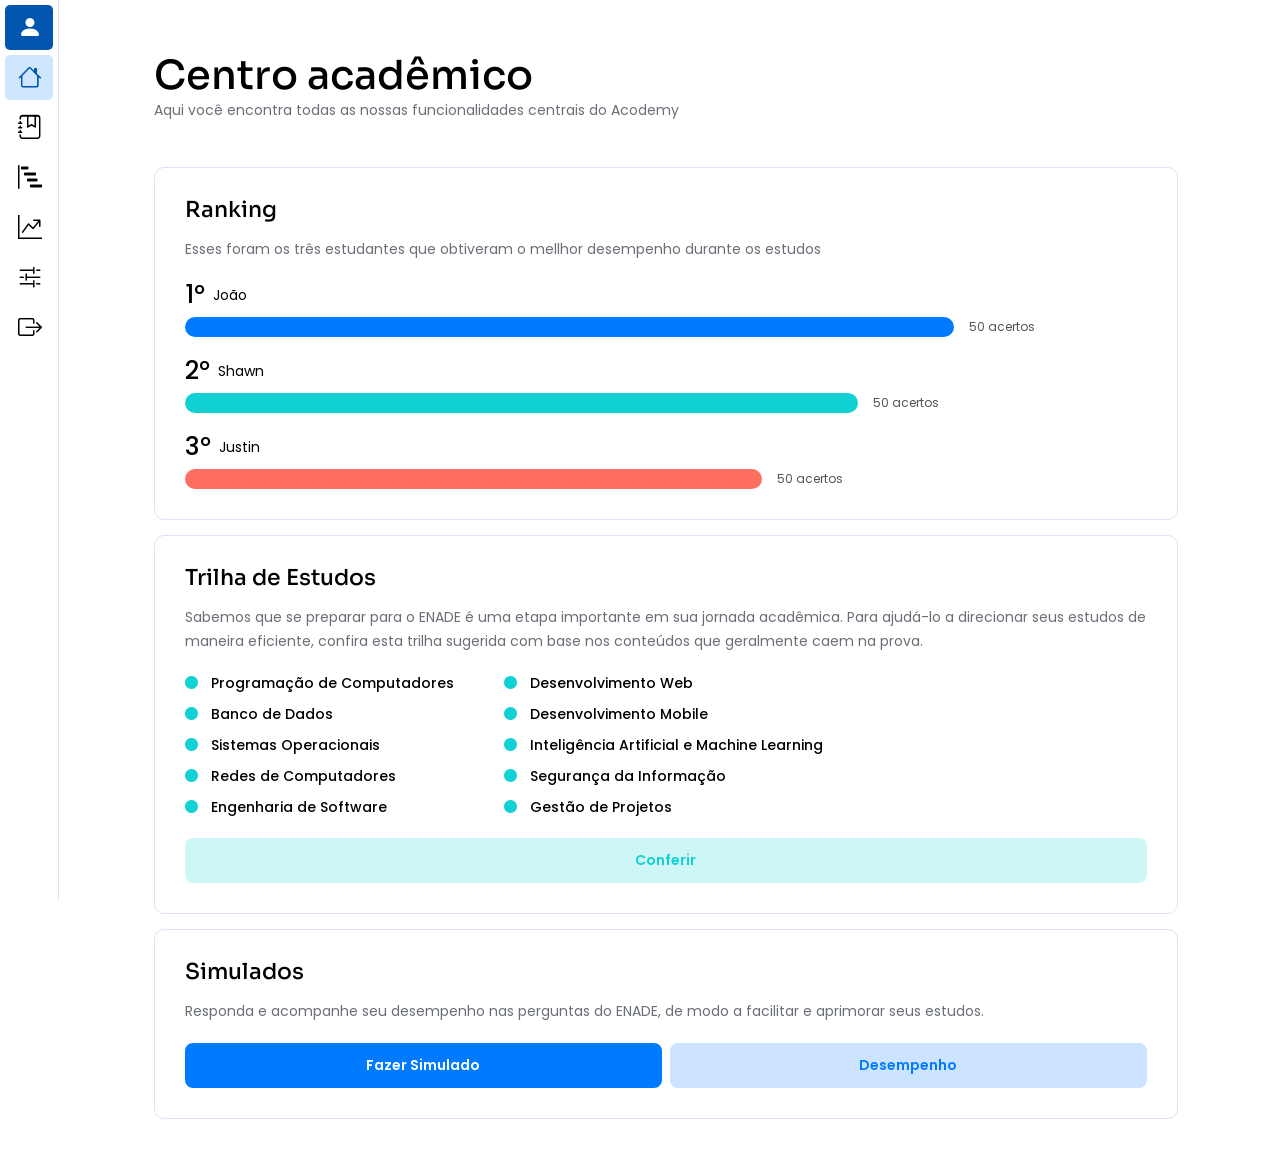
<file: pages/estudante_pages/home/index.html>
<!DOCTYPE html>
<html lang="pt-br">

<head>
    <meta charset="UTF-8">
    <meta name="viewport" content="width=device-width, initial-scale=1.0">
    <link rel="stylesheet" href="style.css">
    <link rel="stylesheet" href="https://cdn.jsdelivr.net/npm/bootstrap-icons@1.11.2/font/bootstrap-icons.min.css">
    <title>Home Estudante</title>
</head>

<body>
    <nav class="menu-lateral">
        <ul>
            <li class="item-menu" id="user">
                <a href="#" style="cursor: default;">
                    <span class="icon" id="user"><i class="bi bi-person-fill"></i></span>
                    <span class="txt-link" id="user">Manuela</span>
                    <!-- aqui vai o nome do usuário que estiver logado no momento -->
                </a>
            </li>
            <li class="item-menu" id="activate">
                <a href="../home/index.php">
                    <span class="icon" id="activate"><i class="bi bi-house"></i></span>
                    <span class="txt-link" id="activate">Home</span>
                </a>
            </li>
            <li class="item-menu">
                <a href="../simulado/index.html">
                    <span class="icon"><i class="bi bi-journal-bookmark"></i></span>
                    <span class="txt-link">Simulados</span>
                </a>
            </li>
            <li class="item-menu">
                <a href="#">
                    <span class="icon"><i class="bi bi-bar-chart-steps"></i></span>
                    <span class="txt-link">Trilha</span>
                </a>
            </li>
            <li class="item-menu">
                <a href="#">
                    <span class="icon"><i class="bi bi-graph-up-arrow"></i></span>
                    <span class="txt-link">Desempenho</span>
                </a>
            </li>
            <li class="item-menu">
                <a href="#">
                    <span class="icon"><i class="bi bi-sliders2"></i></span>
                    <span class="txt-link">Configurações</span>
                </a>
            </li>
            <li class="item-menu logout">
                <a href="#">
                    <span class="icon"><i class="bi bi-box-arrow-right"></i></span>
                    <span class="txt-link">Sair</span>
                </a>
            </li>
        </ul>
    </nav>
    <main>
        <div class="text">
            <h1>Centro acadêmico</h1>
            <p class="area-description-2">Aqui você encontra todas as nossas funcionalidades centrais do Acodemy</p>
        </div>
        <div class="container-areas">
            <div class="container-child child-1">
                <div class="ranking">
                    <h1 class="area-title">Ranking</h1>
                    <p class="area-description">Esses foram os três estudantes que obtiveram o mellhor desempenho
                        durante os estudos</p>
                    <div class="result-student">
                        <div class="infos-name-result">
                            <h1>1°</h1>
                            <p>João</p>
                        </div>
                        <div class="bar">
                            <div class="progress-bar item-1"></div>
                            <p class="acertos-quantidade">50 acertos</p>
                        </div>
                    </div>
                    <div class="result-student">
                        <div class="infos-name-result">
                            <h1>2°</h1>
                            <p>Shawn</p>
                        </div>
                        <div class="bar">
                            <div class="progress-bar item-2"></div>
                            <p class="acertos-quantidade">50 acertos</p>
                        </div>
                    </div>
                    <div class="result-student">
                        <div class="infos-name-result">
                            <h1>3°</h1>
                            <p>Justin</p>
                        </div>
                        <div class="bar">
                            <div class="progress-bar item-3"></div>
                            <p class="acertos-quantidade">50 acertos</p>
                        </div>
                    </div>
                </div>
            </div>
            <div class="container-child child-2">
                <div class="provas">
                    <h1 class="area-title">Trilha de Estudos</h1>
                    <p class="area-description">Sabemos que se preparar para o ENADE é uma etapa importante em sua
                        jornada
                        acadêmica. Para ajudá-lo a direcionar seus estudos de maneira eficiente, confira esta trilha
                        sugerida
                        com base nos conteúdos que geralmente caem na prova.</p>
                    <ul class="trilha">
                        <div class="trilha-itens">
                            <div class="trilha-row">
                                <i class="bi bi-circle-fill"></i>
                                <li>Programação de Computadores</li>
                            </div>
                            <div class="trilha-row">
                                <i class="bi bi-circle-fill"></i>
                                <li>Banco de Dados</li>
                            </div>
                            <div class="trilha-row">
                                <i class="bi bi-circle-fill"></i>
                                <li>Sistemas Operacionais</li>
                            </div>
                            <div class="trilha-row">
                                <i class="bi bi-circle-fill"></i>
                                <li>Redes de Computadores</li>
                            </div>
                            <div class="trilha-row">
                                <i class="bi bi-circle-fill"></i>
                                <li>Engenharia de Software</li>
                            </div>
                        </div>
                        <div class="trilha-itens-2">
                            <div class="trilha-row">
                                <i class="bi bi-circle-fill"></i>
                                <li>Desenvolvimento Web</li>
                            </div>
                            <div class="trilha-row">
                                <i class="bi bi-circle-fill"></i>
                                <li>Desenvolvimento Mobile</li>
                            </div>
                            <div class="trilha-row">
                                <i class="bi bi-circle-fill"></i>
                                <li>Inteligência Artificial e Machine Learning</li>
                            </div>
                            <div class="trilha-row">
                                <i class="bi bi-circle-fill"></i>
                                <li>Segurança da Informação</li>
                            </div>
                            <div class="trilha-row">
                                <i class="bi bi-circle-fill"></i>
                                <li>Gestão de Projetos</li>
                            </div>
                        </div>
                    </ul>
                    <div class="btn-container-2">
                        <a href="../trilha/index.html" class="btn-cad-2">Conferir</a>
                    </div>
                </div>
                <div class="provas">
                    <h1 class="area-title">Simulados</h1>
                    <p class="area-description">Responda e acompanhe seu desempenho nas perguntas do ENADE,
                        de modo a facilitar e aprimorar seus estudos.</p>
                    <div class="btn-container">
                        <a href="../questionario/index.html" class="btn-cad">Fazer Simulado</a>
                        <a href="../resumo/index.html" class="btn-view">Desempenho</a>
                    </div>
                </div>
            </div>
        </div>
    </main>
</body>

</html>
</file>
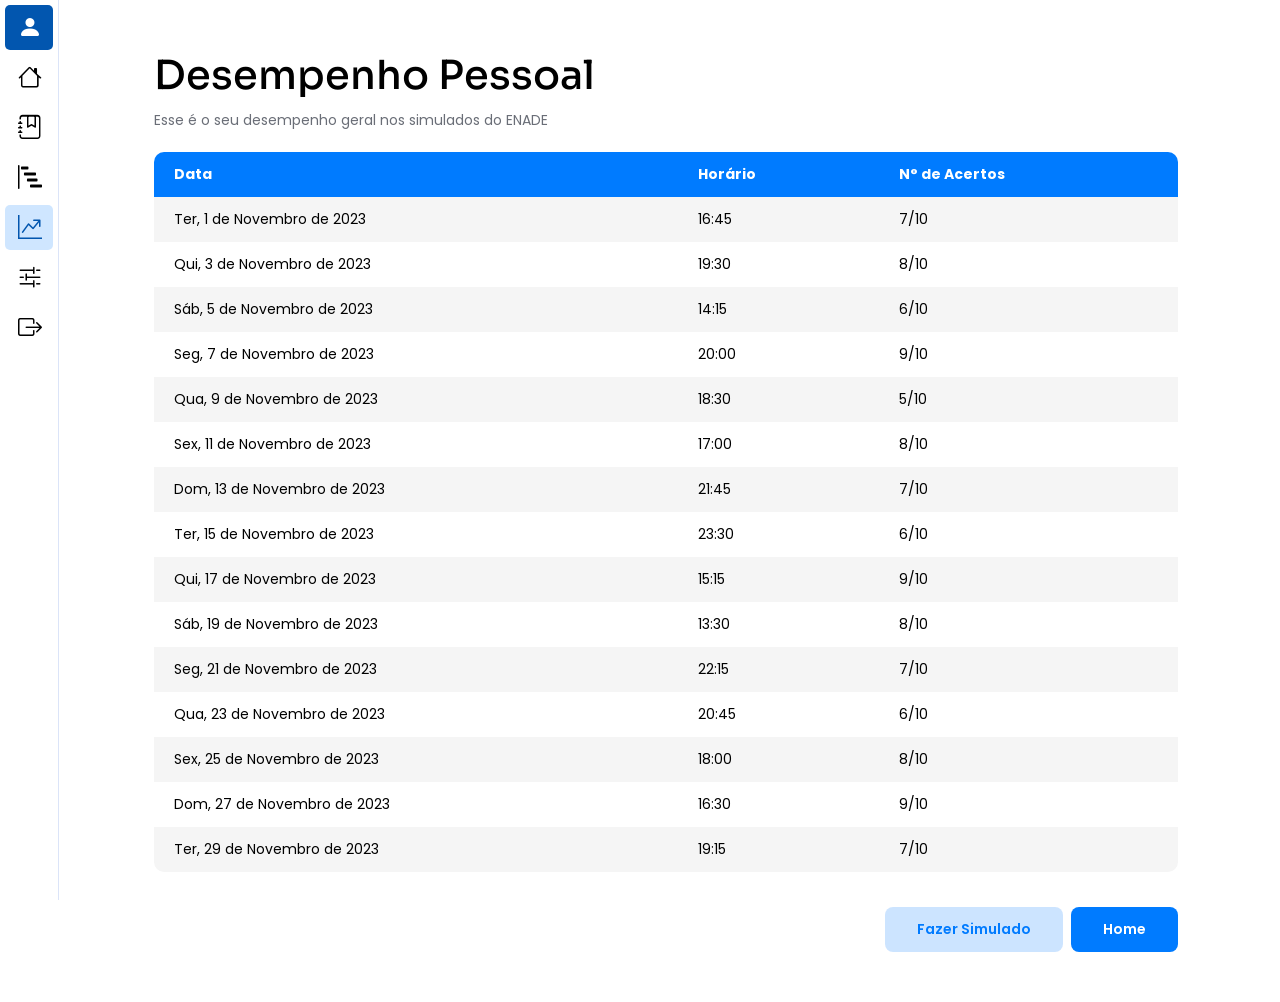
<file: pages/estudante_pages/resumo/index.html>
<!DOCTYPE html>
<html lang="pt-br">

<head>
    <meta charset="UTF-8" />
    <meta name="viewport" content="width=device-width, initial-scale=1.0" />
    <link rel="stylesheet" href="style.css" />
    <link rel="stylesheet" href="https://cdn.jsdelivr.net/npm/bootstrap-icons@1.11.2/font/bootstrap-icons.min.css" />
    <title>Desempenho Pessoal</title>
</head>

<body>
    <nav class="menu-lateral">
        <ul>
            <li class="item-menu" id="user">
                <a href="#" style="cursor: default;">
                    <span class="icon" id="user"><i class="bi bi-person-fill"></i></span>
                    <span class="txt-link" id="user">Manuela</span>
                    <!-- aqui vai o nome do usuário que estiver logado no momento -->
                </a>
            </li>
            <li class="item-menu">
                <a href="../home/index.php">
                    <span class="icon"><i class="bi bi-house"></i></span>
                    <span class="txt-link">Home</span>
                </a>
            </li>
            <li class="item-menu">
                <a href="../resumo_perguntas/index.php">
                    <span class="icon"><i class="bi bi-journal-bookmark"></i></span>
                    <span class="txt-link">Simulados</span>
                </a>
            </li>
            <li class="item-menu">
                <a href="#">
                    <span class="icon"><i class="bi bi-bar-chart-steps"></i></span>
                    <span class="txt-link">Trilha</span>
                </a>
            </li>
            <li class="item-menu" id="activate">
                <a href="#">
                    <span class="icon" id="activate"><i class="bi bi-graph-up-arrow"></i></span>
                    <span class="txt-link" id="activate">Desempenho</span>
                </a>
            </li>
            <li class="item-menu">
                <a href="#">
                    <span class="icon"><i class="bi bi-sliders2"></i></span>
                    <span class="txt-link">Configurações</span>
                </a>
            </li>
            <li class="item-menu logout">
                <a href="#">
                    <span class="icon"><i class="bi bi-box-arrow-right"></i></span>
                    <span class="txt-link">Sair</span>
                </a>
            </li>
        </ul>
    </nav>
    <main>
        <div class="text">
            <h1>Desempenho Pessoal</h1>
            <p class="area-description">
                Esse é o seu desempenho geral nos simulados do ENADE
            </p>
        </div>
        <div class="container-main">
            <!-- essa tabela deve conter um resumo de todas as tentativas que o estudante realizou -->
            <div class="table-container">
                <table>
                    <tr class="header-table">
                        <th>Data</th>
                        <th>Horário</th>
                        <th>N° de Acertos</th>
                    </tr>
                    <tr>
                        <td>Ter, 1 de Novembro de 2023</td>
                        <td>16:45</td>
                        <td>7/10</td>
                    </tr>
                    <tr>
                        <td>Qui, 3 de Novembro de 2023</td>
                        <td>19:30</td>
                        <td>8/10</td>
                    </tr>
                    <tr>
                        <td>Sáb, 5 de Novembro de 2023</td>
                        <td>14:15</td>
                        <td>6/10</td>
                    </tr>
                    <tr>
                        <td>Seg, 7 de Novembro de 2023</td>
                        <td>20:00</td>
                        <td>9/10</td>
                    </tr>
                    <tr>
                        <td>Qua, 9 de Novembro de 2023</td>
                        <td>18:30</td>
                        <td>5/10</td>
                    </tr>
                    <tr>
                        <td>Sex, 11 de Novembro de 2023</td>
                        <td>17:00</td>
                        <td>8/10</td>
                    </tr>
                    <tr>
                        <td>Dom, 13 de Novembro de 2023</td>
                        <td>21:45</td>
                        <td>7/10</td>
                    </tr>
                    <tr>
                        <td>Ter, 15 de Novembro de 2023</td>
                        <td>23:30</td>
                        <td>6/10</td>
                    </tr>
                    <tr>
                        <td>Qui, 17 de Novembro de 2023</td>
                        <td>15:15</td>
                        <td>9/10</td>
                    </tr>
                    <tr>
                        <td>Sáb, 19 de Novembro de 2023</td>
                        <td>13:30</td>
                        <td>8/10</td>
                    </tr>
                    <tr>
                        <td>Seg, 21 de Novembro de 2023</td>
                        <td>22:15</td>
                        <td>7/10</td>
                    </tr>
                    <tr>
                        <td>Qua, 23 de Novembro de 2023</td>
                        <td>20:45</td>
                        <td>6/10</td>
                    </tr>
                    <tr>
                        <td>Sex, 25 de Novembro de 2023</td>
                        <td>18:00</td>
                        <td>8/10</td>
                    </tr>
                    <tr>
                        <td>Dom, 27 de Novembro de 2023</td>
                        <td>16:30</td>
                        <td>9/10</td>
                    </tr>
                    <tr>
                        <td>Ter, 29 de Novembro de 2023</td>
                        <td>19:15</td>
                        <td>7/10</td>
                    </tr>
                </table>
            </div>
            <div class="btn-container">
                <a href="../simulado/index.html" class="btn-cad">Fazer Simulado</a>
                <a href="../home/index.html" class="btn-view">Home</a>
            </div>
        </div>
    </main>
</body>

</html>
</file>
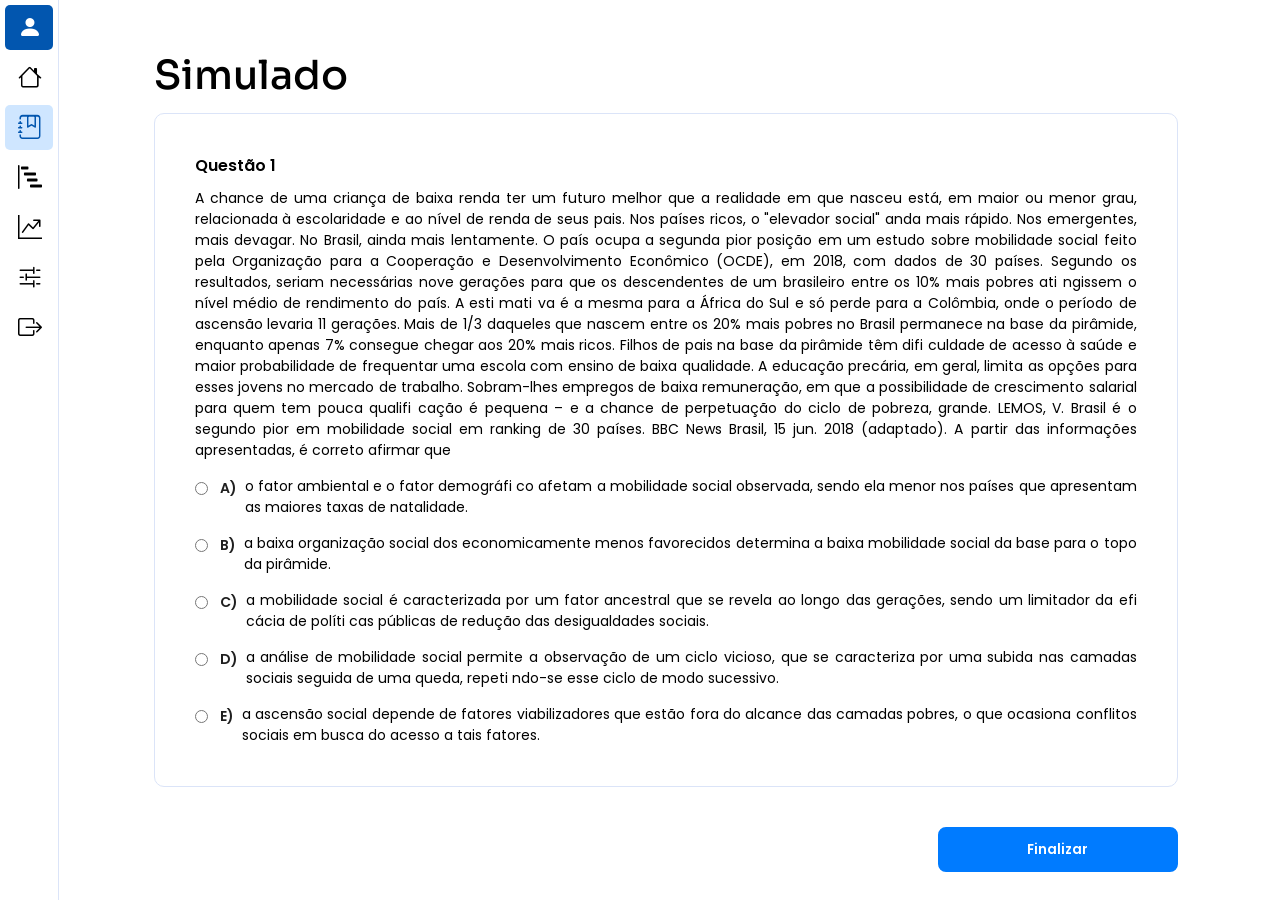
<file: pages/estudante_pages/simulado/index.html>
<!DOCTYPE html>
<html lang="pt-br">

<head>
    <meta charset="UTF-8" />
    <meta name="viewport" content="width=device-width, initial-scale=1.0" />
    <link rel="stylesheet" href="style.css" />
    <link rel="stylesheet" href="https://cdn.jsdelivr.net/npm/bootstrap-icons@1.11.2/font/bootstrap-icons.min.css" />
    <title>Simulado</title>
</head>

<body>
    <nav class="menu-lateral">
        <ul>
            <li class="item-menu" id="user">
                <a href="#" style="cursor: default;">
                    <span class="icon" id="user"><i class="bi bi-person-fill"></i></span>
                    <span class="txt-link" id="user">Manuela</span>
                    <!-- aqui vai o nome do usuário que estiver logado no momento -->
                </a>
            </li>
            <li class="item-menu">
                <a href="../home/index.php">
                    <span class="icon"><i class="bi bi-house"></i></span>
                    <span class="txt-link">Home</span>
                </a>
            </li>
            <li class="item-menu" id="activate">
                <a href="../resumo_perguntas/index.php">
                    <span class="icon" id="activate"><i class="bi bi-journal-bookmark"></i></span>
                    <span class="txt-link" id="activate">Simulados</span>
                </a>
            </li>
            <li class="item-menu">
                <a href="#">
                    <span class="icon"><i class="bi bi-bar-chart-steps"></i></span>
                    <span class="txt-link">Trilha</span>
                </a>
            </li>
            <li class="item-menu">
                <a href="#">
                    <span class="icon"><i class="bi bi-graph-up-arrow"></i></span>
                    <span class="txt-link">Desempenho</span>
                </a>
            </li>
            <li class="item-menu">
                <a href="#">
                    <span class="icon"><i class="bi bi-sliders2"></i></span>
                    <span class="txt-link">Configurações</span>
                </a>
            </li>
            <li class="item-menu logout">
                <a href="#">
                    <span class="icon"><i class="bi bi-box-arrow-right"></i></span>
                    <span class="txt-link">Sair</span>
                </a>
            </li>
        </ul>
    </nav>
    <main>
        <div class="text">
            <h1>Simulado</h1>
        </div>
        <div class="container-form">
            <form action="" method="post" class="form">
                <div class="form-child">
                    <label for="enunciado_pergunta" id="label-enunciado">Questão 1</label>
                    <p> A chance de uma criança de baixa renda ter um futuro melhor que a realidade em que nasceu está,
                        em maior ou menor grau, relacionada à escolaridade e ao nível de renda de seus pais. Nos países
                        ricos,
                        o "elevador social" anda mais rápido. Nos emergentes, mais devagar. No Brasil, ainda mais
                        lentamente.
                        O país ocupa a segunda pior posição em um estudo sobre mobilidade social feito pela Organização
                        para a Cooperação e Desenvolvimento Econômico (OCDE), em 2018, com dados de 30 países. Segundo
                        os resultados, seriam necessárias nove gerações para que os descendentes de um brasileiro entre
                        os
                        10% mais pobres ati ngissem o nível médio de rendimento do país. A esti mati va é a mesma para a
                        África do Sul e só perde para a Colômbia, onde o período de ascensão levaria 11 gerações. Mais
                        de
                        1/3 daqueles que nascem entre os 20% mais pobres no Brasil permanece na base da pirâmide,
                        enquanto
                        apenas 7% consegue chegar aos 20% mais ricos. Filhos de pais na base da pirâmide têm difi
                        culdade
                        de acesso à saúde e maior probabilidade de frequentar uma escola com ensino de baixa qualidade.
                        A educação precária, em geral, limita as opções para esses jovens no mercado de trabalho.
                        Sobram-lhes empregos de baixa remuneração, em que a possibilidade de crescimento salarial para
                        quem tem pouca qualifi cação é pequena – e a chance de perpetuação do ciclo de pobreza, grande.
                        LEMOS, V. Brasil é o segundo pior em mobilidade social em ranking de 30 países. BBC News Brasil,
                        15 jun. 2018 (adaptado). A partir das informações apresentadas, é correto afirmar que</p>
                    <div class="row-question">
                        <input type="radio" value="opcao_a" name="alternativa">
                        <label for="opcao_a">A)</label>
                        <p>o fator ambiental e o fator demográfi co afetam a mobilidade social observada, sendo ela
                            menor nos
                            países que apresentam as maiores taxas de natalidade.</p>
                    </div>
                    <div class="row-question">
                        <input type="radio" value="opcao_b" name="alternativa">
                        <label for="opcao_b">B)</label>
                        <p>a baixa organização social dos economicamente menos favorecidos determina a baixa mobilidade
                            social da base para o topo da pirâmide.</p>
                    </div>
                    <div class="row-question">
                        <input type="radio" value="opcao_c" name="alternativa">
                        <label for="opcao_c">C)</label>
                        <p>a mobilidade social é caracterizada por um fator ancestral que se revela ao longo das gerações,
                            sendo
                            um limitador da efi cácia de políti cas públicas de redução das desigualdades sociais.</p>
                    </div>
                    <div class="row-question">
                        <input type="radio" value="opcao_d" name="alternativa">
                        <label for="opcao_d">D)</label>
                        <p>a análise de mobilidade social permite a observação de um ciclo vicioso, que se caracteriza por
                            uma
                            subida nas camadas sociais seguida de uma queda, repeti ndo-se esse ciclo de modo sucessivo.</p>
                    </div>
                    <div class="row-question">
                        <input type="radio" value="opcao_e" name="alternativa">
                        <label for="opcao_e">E)</label>
                        <p>a ascensão social depende de fatores viabilizadores que estão fora do alcance das camadas pobres,
                            o que ocasiona conflitos sociais em busca do acesso a tais fatores.</p>
                    </div>
                </div>
                <div class="btn-container" name="alternativa">
                    <input type="submit" value="Finalizar" class="btn-cad" />
                </div>
            </form>
        </div>
    </main>

    <script>
        function autoResize(fieldName) {
            const textarea = document.getElementById(fieldName);
            textarea.style.height = "auto"; // Redefine a altura para auto
            textarea.style.height = textarea.scrollHeight + "px"; // Ajusta a altura com base no conteúdo
        }
    </script>
</body>

</html>
</file>
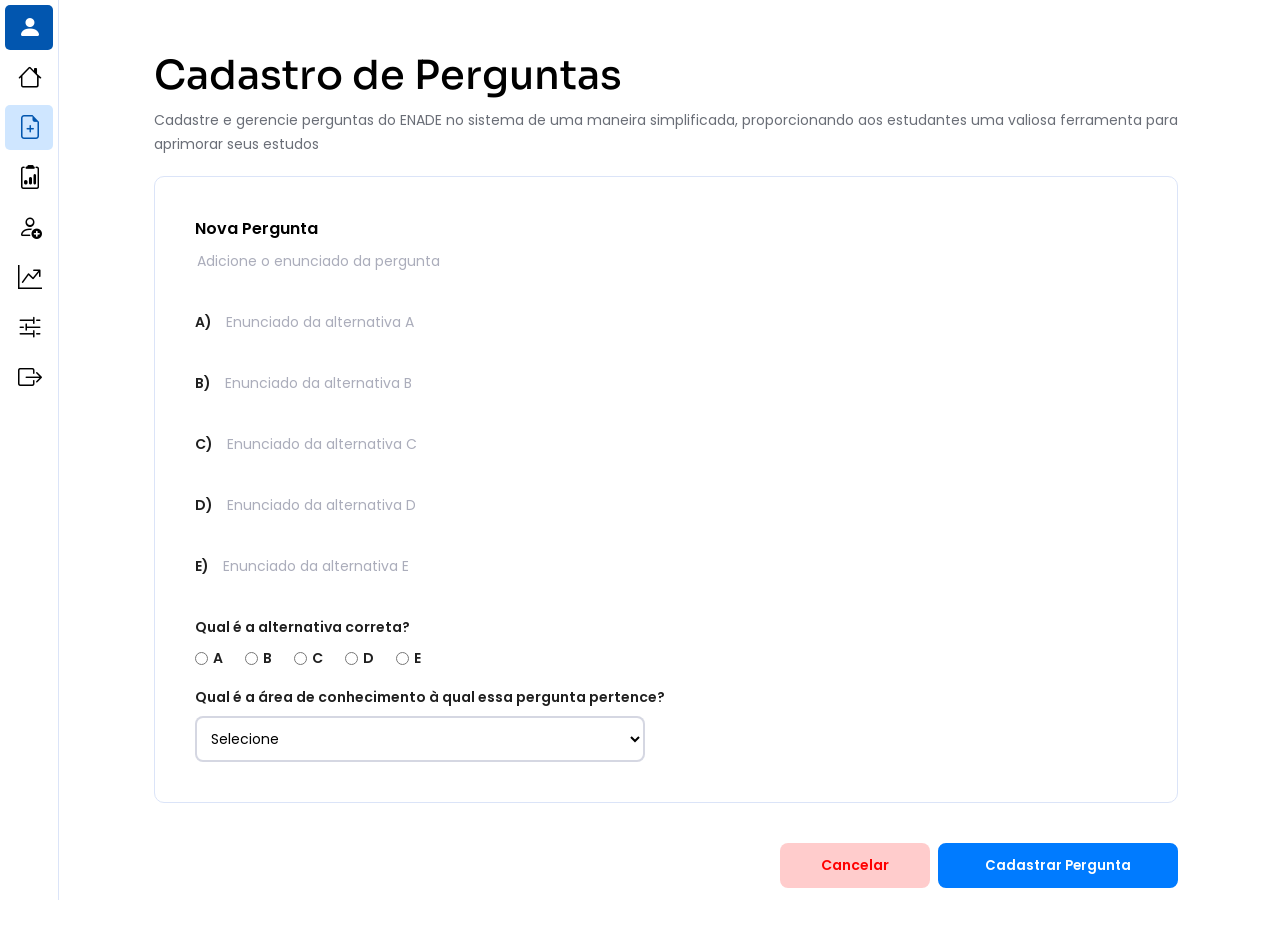
<file: pages/adm_pages/cad_perguntas/cadastrar_perguntas.html>
<!DOCTYPE html>
<html lang="pt-br">

<head>
    <meta charset="UTF-8" />
    <meta name="viewport" content="width=device-width, initial-scale=1.0" />
    <link rel="stylesheet" href="style.css" />
    <link rel="stylesheet" href="https://cdn.jsdelivr.net/npm/bootstrap-icons@1.11.2/font/bootstrap-icons.min.css" />
    <title>Home</title>
</head>

<body>
    <nav class="menu-lateral">
        <ul>
            <li class="item-menu" id="user">
                <a href="#" style="cursor: default;">
                    <span class="icon" id="user"><i class="bi bi-person-fill"></i></span>
                    <span class="txt-link" id="user">Manuela</span>
                    <!-- aqui vai o nome do usuário que estiver logado no momento -->
                </a>
            </li>
            <li class="item-menu">
                <a href="../home/index.php">
                    <span class="icon"><i class="bi bi-house"></i></span>
                    <span class="txt-link">Home</span>
                </a>
            </li>
            <li class="item-menu" id="activate">
                <a href="#">
                    <span class="icon" id="activate"><i class="bi bi-file-earmark-plus"></i></span>
                    <span class="txt-link" id="activate">Perguntas</span>
                </a>
            </li>
            <li class="item-menu">
                <a href="../resumo_perguntas/index.php">
                    <span class="icon"><i class="bi bi-clipboard2-data"></i></span>
                    <span class="txt-link">Resumo</span>
                </a>
            </li>
            <li class="item-menu">
                <a href="#">
                    <span class="icon"><i class="bi bi-person-add"></i></span>
                    <span class="txt-link">Estudantes</span>
                </a>
            </li>
            <li class="item-menu">
                <a href="#">
                    <span class="icon"><i class="bi bi-graph-up-arrow"></i></span>
                    <span class="txt-link">Desempenho</span>
                </a>
            </li>
            <li class="item-menu">
                <a href="#">
                    <span class="icon"><i class="bi bi-sliders2"></i></span>
                    <span class="txt-link">Configurações</span>
                </a>
            </li>
            <li class="item-menu logout">
                <a href="#">
                    <span class="icon"><i class="bi bi-box-arrow-right"></i></span>
                    <span class="txt-link">Sair</span>
                </a>
            </li>
        </ul>
    </nav>
    <main>
        <div class="text">
            <h1>Cadastro de Perguntas</h1>
            <p class="area-description">
                Cadastre e gerencie perguntas do ENADE no sistema de uma maneira simplificada, proporcionando aos
                estudantes uma valiosa ferramenta para aprimorar seus estudos
            </p>
        </div>
        <div class="container-form">
            <form action="" method="post" class="form">
                <div class="form-child">
                    <label for="enunciado_pergunta" id="label-enunciado">Nova Pergunta</label>
                    <textarea id="enunciado_pergunta" name="enunciado_pergunta"
                        placeholder="Adicione o enunciado da pergunta" oninput="autoResize('enunciado_pergunta')"
                        class="custom-input-2"></textarea>

                    <div class="row-question">
                        <label for="opcao_a">A)</label>
                        <textarea type="text" placeholder="Enunciado da alternativa A" id="opcao_a" name="opcao_a"
                            class="custom-input" oninput="autoResize('opcao_a')" required></textarea>
                    </div>
                    <div class="row-question">
                        <label for="opcao_b">B)</label>
                        <textarea type="text" placeholder="Enunciado da alternativa B" id="opcao_b" name="opcao_b"
                            class="custom-input" oninput="autoResize('opcao_b')" required></textarea>
                    </div>
                    <div class="row-question">
                        <label for="opcao_c">C)</label>
                        <textarea type="text" placeholder="Enunciado da alternativa C" id="opcao_c" name="opcao_c"
                            class="custom-input" oninput="autoResize('opcao_c')" required></textarea>
                    </div>
                    <div class="row-question">
                        <label for="opcao_d">D)</label>
                        <textarea type="text" placeholder="Enunciado da alternativa D" id="opcao_d" name="opcao_d"
                            class="custom-input" oninput="autoResize('opcao_d')" required></textarea>
                    </div>
                    <div class="row-question">
                        <label for="opcao_e">E)</label>
                        <textarea type="text" placeholder="Enunciado da alternativa E" id="opcao_e" name="opcao_e"
                            class="custom-input" oninput="autoResize('opcao_e')" required></textarea>
                    </div>

                    <label for="" class="label-with-margin">Qual é a alternativa correta?</label>
                    <div class="row-answer">
                        <div class="row-answer-child">
                            <input type="radio" id="answer_a" name="answer" value="A" />
                            <label for="answer_a">A</label>
                        </div>
                        <div class="row-answer-child">
                            <input type="radio" id="answer_b" name="answer" value="B" />
                            <label for="answer_b">B</label>
                        </div>
                        <div class="row-answer-child">
                            <input type="radio" id="answer_c" name="answer" value="C" />
                            <label for="answer_c">C</label>
                        </div>
                        <div class="row-answer-child">
                            <input type="radio" id="answer_d" name="answer" value="D" />
                            <label for="answer_d">D</label>
                        </div>
                        <div class="row-answer-child">
                            <input type="radio" id="answer_e" name="answer" value="E" />
                            <label for="answer_e">E</label>
                        </div>
                    </div>

                    <label for="" class="label-with-margin">Qual é a área de conhecimento à qual essa pergunta
                        pertence?</label>
                    <select name="knowledge-area" id="knowledge-area" form="knowledge-area-form" required>
                        <option value="none">Selecione</option>
                        <option value="pc" required>Programação de Computadores</option>
                        <option value="bd" required>Banco de Dados</option>
                        <option value="so" required>Sistemas Operacionais</option>
                        <option value="redes" required>Redes de Computadores</option>
                        <option value="es" required>Engenharia de Software</option>
                        <option value="web" required>Desenvolvimento Web</option>
                        <option value="mobile" required>Desenvolvimento Mobile</option>
                        <option value="ia" required>Inteligência Artificial e Machine Learning</option>
                        <option value="si" required>Segurança da Informação</option>
                        <option value="gp" required>Gestão de Projetos</option>
                    </select>
                </div>
                <div class="btn-container">
                    <a href="../home/index.php" class="btn-cancel">Cancelar</a>
                    <input type="submit" value="Cadastrar Pergunta" class="btn-cad"/>
                </div>
            </form>
        </div>
    </main>

    <script>
        function autoResize(fieldName) {
            const textarea = document.getElementById(fieldName);
            textarea.style.height = "auto"; // Redefine a altura para auto
            textarea.style.height = textarea.scrollHeight + "px"; // Ajusta a altura com base no conteúdo
        }
    </script>
</body>

</html>
</file>
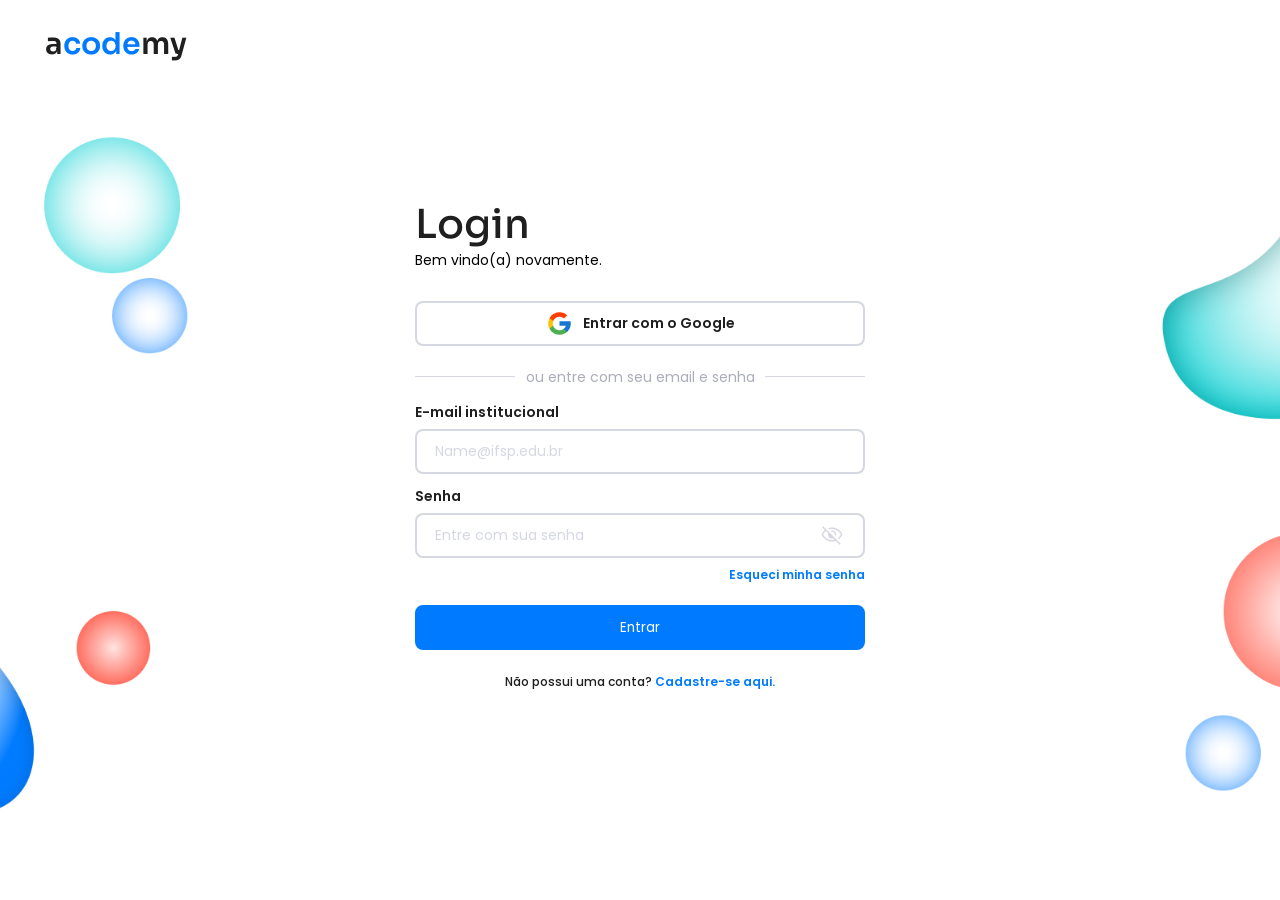
<file: pages/auth/login/login.html>
<!DOCTYPE html>
<html lang="pt-br">

<head>
    <meta charset="UTF-8">
    <meta name="viewport" content="width=device-width, initial-scale=1.0">
    <link rel="stylesheet" href="style.css">
    <title>Entre</title>
</head>

<body>
    <a href="../../../index.html">
        <div class="logotipo">
            <p>a
            <div class="code">code</div>my</p>
        </div>
    </a>

    <main>
        <div class="container-main">
            <h1>Login</h1>
            <p>Bem vindo(a) novamente.</p>

            <button class="btn-google">
                <img src="../../../images/icons/flat-color-icons_google.png" alt="">
                Entrar com o Google
            </button>

            <div class="container-line">
                <div class="line"></div>
                <div class="text-over-line">ou entre com seu email e senha</div>
            </div>

            <form action="login.php" method="post">
                <label for="">E-mail institucional</label>
                <input type="email" name="email" id="" class="custom-input" placeholder="Name@ifsp.edu.br">

                <label for="">Senha</label>
                <input type="password" name="senha" class="custom-input" id="password"
                    placeholder="Entre com sua senha">

                <a href="" class="recover-password">Esqueci minha senha</a>

                <input type="submit" value="Entrar">
                <p class="link-register">Não possui uma conta? <a href="../cadastro/cadastro.html">Cadastre-se aqui.</a></p>
            </form>

            <button id="toggleBtn" onclick="togglePassword()">
                <img id="toggleImg" src="../../../images/icons/visibility_off.png" alt="Mostrar Senha" width="24" height="24">
            </button>

            <script>
                // função para mostrar e ocultar a senha
                function togglePassword() {
                    const passwordInput = document.getElementById('password');
                    const toggleImg = document.getElementById('toggleImg');

                    if (passwordInput.type === 'password') {
                        passwordInput.type = 'text';
                        toggleImg.src = '../../../images/icons/visibility.png';
                        toggleImg.alt = 'Ocultar Senha';
                    } else {
                        passwordInput.type = 'password';
                        toggleImg.src = '../../../images/icons/visibility_off.png';
                        toggleImg.alt = 'Mostrar Senha';
                    }
                }
            </script>
        </div>
    </main>
</body>

</html>
</file>
<file: style.css>
@import url('https://fonts.googleapis.com/css2?family=Poppins:wght@400;500;600;700&family=Sora:wght@300;400;500;600;700&display=swap');

* {
    margin: 0;
    padding: 0;
}

:root {
    --blue: #007BFF;
    --turquoise: #11D1D4;
    --salmon: #FF6F61;
    --black: #1F1F1F;
    --white: #FFF;
}

html {
    scroll-behavior: smooth;
    /* Adiciona a rolagem suave para todos os elementos */
}

body {
    display: flex;
    flex-direction: column;

    background-color: var(--white);
    font-family: 'Poppins', sans-serif;
    font-size: 14px;
}

p {
    text-align: justify;
}

.header .title h1 {
    color: var(--black);
    font-family: Sora;
    font-size: 45px;
    font-style: normal;
    font-weight: 400;
    line-height: 60px;
}

.navbar {
    display: flex;
    flex-direction: row;
    justify-content: space-between;
    align-items: center;
    height: 90px;
    padding: 0 8%;
}

.navbar a {
    color: var(--black);
    font-family: Poppins;
    font-size: 14px;
    font-style: normal;
    font-weight: 400;
    text-decoration: none;
    transition: .3s;
}

.navbar .links a:hover {
    color: var(--blue);
}

.navbar .links {
    display: flex;
    gap: 50px;
}

.navbar .logotipo {
    font-size: 30px;
    font-weight: 600;
    font-family: Sora;

    display: flex;
    flex-direction: row;
}

.navbar .logotipo .code {
    color: var(--blue);
}

.navbar .buttons {
    display: flex;
    gap: 14px;
}

.navbar .buttons a {
    padding: 8px 32px;
    background-color: var(--blue);
    font-family: Poppins;
    font-size: 14px;
    border: 2px solid var(--blue);
    border-radius: 8px;
    color: #fff;
    cursor: pointer;
    transition: .5s;
}

#deactivate {
    background-color: var(--white);
    color: var(--blue);
}

.navbar .buttons a:hover,
#deactivate:hover {
    background-color: #005fc4;
    border-color: #005fc4;
    color: #fff;
}

.header {
    display: flex;
    flex-direction: row;
    align-items: center;
    justify-content: space-evenly;

    gap: 65px;
    padding: 160px;
}

.header .img {
    width: 50%;
    height: auto;
    margin-left: -50px;
}

.header .title h3 {
    color: #1F1F1F;
    font-family: Poppins;
    font-size: 20px;
    font-style: normal;
    font-weight: 400;
    line-height: 33px;
    margin-top: 32px;
}

main {
    padding: 0 8%;
}

main .top-topic,
main .center-topics,
main .bottom-topic {
    display: flex;
    flex-direction: row;
}

main .top-topic,
main .bottom-topic {
    align-items: center;
    justify-content: space-between;
    gap: 70px
}

main .top-topic h2,
main .center-topics h2,
main .bottom-topic h2 {
    color: #1F1F1F;
    text-align: justify;
    font-family: Sora;
    font-size: 25px;
    font-style: normal;
    font-weight: 600;
    line-height: 24px;
    margin-bottom: 25px;
}

main .center-topics {
    gap: 70px;
    align-items: start;
    margin-top: 90px;
    margin-bottom: 90px;
}

main .center-topics .item {
    flex-wrap: wrap;
    flex: 1 30%
}

main .bottom-topic {
    margin-bottom: 100px;
}

hr {
    border: 3px solid;
    margin-bottom: 20px;
}

.text-topic {
    display: flex;
    flex-direction: column;
}

.row {
    display: flex;
    flex-direction: row;

    margin-top: 10px;
    gap: 12px;
}

.number-topic {
    font-size: 26px;
    text-align: center;
    width: 60px;
    font-family: 'Sora', sans-serif;
}

#blue {
    border-color: var(--blue);
}

#turquesa {
    border-color: var(--turquoise);
}

#salmon {
    border-color: var(--salmon);
}



body::-webkit-scrollbar {
    width: 5px;
    z-index: -1;
    overflow: scroll;
}

body::-webkit-scrollbar-track {
    background: var(--black);
}

body::-webkit-scrollbar-thumb {
    background-color: #555555;
    border-radius: 0px;
    border: 1px solid transparent;
    z-index: -1;
}


/* adicionando responsividade */
@media screen and (max-width: 1300px) {
    .header {
        flex-direction: column;
        align-items: center;
        justify-content: space-between;

        gap: 65px;
        padding: 0 8%;
    }

    .header .img {
        width: 90%;
        height: auto;
        margin: auto;
    }

    .header .title h3 {
        margin-top: 20px;
        margin-bottom: 50px;
    }
}

@media screen and (max-width: 1240px) {

    main .top-topic,
    main .center-topics,
    main .bottom-topic {
        display: flex;
        flex-direction: column;
    }

    main .top-topic,
    main .bottom-topic {
        align-items: center;
        justify-content: space-between;
        gap: 70px
    }

    .header .img {
        width: 90%;
        height: auto;
        margin: auto;
    }
}


/* tudo do footer tá aqui */
.footer {
    background-color: var(--black);
    color: var(--white);
    width: auto;
    height: auto;
    padding: 4% 8%;
    gap: 5%;
    display: flex;
    flex-direction: row;
}

.footer hr {
    border: 1px solid var(--white);
}

.footer p {
    color: #FFF;
    text-align: justify;
    font-family: Poppins;
    font-size: 14px;
    font-style: normal;
    font-weight: 400;
    line-height: 24px;
}

.footer .infos {
    width: 60%;
}

.footer .adress {
    width: 40%;
}

.footer .infos a {
    text-decoration: none;
    color: var(--white);
    font-size: 12px;

    display: flex;
    flex-direction: row;
    align-items: center;
    gap: 10px;
    margin-top: 7px;
}

.footer .infos a img {
    width: 20px;
    height: 20px;
}

.footer .logotipo {
    font-size: 45px;
    font-weight: 500;
    font-family: Sora;
    margin-bottom: 20px;
}

.footer .text {
    margin-bottom: 30px;
}

#social-media {
    color: #FFF;
    font-family: Sora;
    font-size: 25px;
    font-style: normal;
    font-weight: 400;
    line-height: 48px;
    margin-bottom: 20px;
}

.custom-input {
    border-radius: 8px;
    background-color: #333;
    color: white;
    border: 1px solid #333;
    outline: none;

    font-family: Poppins;
    width: 90%;
    height: 110px;
    padding: 4% 5%;
    margin-top: 20px;
    margin-bottom: 10px;

    transition: .5s;
}

.custom-input:focus {
    border: 1px solid #005fc4;
}

.custom-input::placeholder {
    color: rgba(255, 255, 255, 0.80);
    text-align: justify;
    font-family: Poppins;
    font-size: 12px;
    font-style: normal;
    font-weight: 400;
    line-height: 20px;
}

input[type="submit"] {
    padding: 8px 32px;
    background-color: var(--blue);
    font-family: Poppins;
    font-size: 12px;
    border: 2px solid var(--blue);
    border-radius: 8px;
    color: #fff;
    cursor: pointer;
    transition: .5s;
    width: 100%;
    margin-top: 0;
}

input[type="submit"]:hover {
    background-color: #005fc4;
    border-color: #005fc4;
    color: #fff;
}

.footer .adress p {
    font-size: 14px;
    margin-top: 20px;
}

@media screen and (max-width: 1300px) {
    .footer {
        display: flex;
        flex-direction: column;
        gap: 10%;
        padding: 8%;
    }

    .footer .infos,
    .footer .adress {
        width: 100%;
    }

    .footer hr {
        margin: 40px 0;
    }
}

.member-social-media p {
    font-size: 16px;
    margin-bottom: 4px;
}

.media-links {
    display: flex;
    flex-wrap: wrap;
}

.member-social-media {
    flex: 1 0 25%;
    box-sizing: border-box;
    padding: 10px;
}

@media screen and (max-width: 780px) {
    .member-social-media {
        flex: 1 0 50%;
    }
}

@media screen and (max-width: 400px) {
    .member-social-media {
        flex: 1 0 100%;
    }
}
</file>
<file: pages/adm_pages/cad_estudantes/style.css>
@import url("https://fonts.googleapis.com/css2?family=Poppins:wght@400;500;600;700&family=Sora:wght@300;400;500;600;700&display=swap");

* {
    margin: 0;
    padding: 0;
}

:root {
    --blue: #007bff;
    --turquoise: #11d1d4;
    --salmon: #ff6f61;
    --black: #1f1f1f;
    --white: #fff;
}

html {
    scroll-behavior: smooth;
}

body {
    display: flex;
    flex-direction: column;
    background-color: #fff;
    font-family: "Poppins", sans-serif;
    font-size: 14px;
    box-sizing: border-box;
}

nav.menu-lateral {
    /*width: 250px;*/
    width: 58px;
    height: 100%;
    background-color: var(--white);
    position: fixed;
    left: 0;
    overflow: hidden;
    transition: 0.5s;
    border-right: 1px solid #dbe4f8;
}

nav.menu-lateral:hover {
    width: 200px;
    box-shadow: 15px 0px 30px 0px rgba(194, 202, 218, 0.5);
}

.btn-expandir {
    width: 100%;
    padding-left: 18px;
}

.btn-expandir>i {
    color: #000;
    font-size: 24px;
    cursor: pointer;
}

ul {
    height: auto;
    list-style-type: none;
}

ul li.item-menu a {
    color: #000;
    text-decoration: none;
    font-size: 14px;
    padding: 5px 5px;
    margin-left: 8px;
    display: flex;
    align-items: center;
}

ul li.item-menu a span.txt-link {
    margin-left: 18px;
}

ul li.item-menu a span.icon>i {
    font-size: 24px;
}

ul li.item-menu {
    transition: 0.3s;
    margin: 5px 5px;
    border-radius: 5px;
}

#activate {
    background-color: #cfe6ff;
    color: #0256af;
}

#user {
    background-color: #0256af;
    color: #fff;
}

ul li.item-menu a:hover {
    color: #0256af;
}

ul li.logout:hover {
    background-color: #ffffff;
}

ul li.logout a:hover {
    color: #ff6f61;
}


/* a partir daqui não tem nada da navbar */

main {
    padding: 50px 8%;
    display: flex;
    flex-direction: column;
}

.text h1 {
    margin-bottom: -8px;
    font-size: 40px;
    font-family: Sora;
    font-weight: 500;
}

.container-form {
    display: flex;
    flex-direction: column;
    align-items: center;
    justify-content: center;
    gap: 15px;
    width: 100%;
}

.form {
    display: flex;
    flex-direction: column;
    width: 100%;
}

.form-child {
    display: flex;
    flex-direction: column;
    align-items: center;
    justify-content: center;

    border: 1px solid #dbe4f8;
    border-radius: 10px;
    padding: 60px 40px;
    margin-bottom: 20px;
    margin-top: 20px;
}

/* Estilos para o campo de entrada */

.custom-input,
.custom-input-2 {
    border: 2px solid #fff;
    background-color: #fff;
    font-family: Poppins;
    font-size: 14px;
    transition: 0.5s;
    color: #000;
    font-weight: 400;
}

.custom-input,
.custom-input-2 {
    outline: none;
}

.custom-input {
    padding: 0 12px;
}

.custom-input-2 {
    padding: 0;
    margin-top: 8px;
}

.custom-input::placeholder,
.custom-input-2::placeholder {
    color: #ABADBB;
}

.custom-input:focus,
.custom-input-2:focus {
    border: 2px solid #fff;
}

input[type="submit"] {
    border-radius: 8px;
    border: 2px solid #007bff;
    background: #007bff;
    height: 45px;
    font-family: Poppins;
    color: var(--white);
    cursor: pointer;
    width: 230px;
    align-self: flex-end;
}

input[type="submit"]:hover {
    background-color: #005fc5;
    border: #005fc5;
}

#label-enunciado {
    color: #000000;
    font-size: 16px;
    font-weight: 600;
}

.row-answer {
    display: flex;
    flex-direction: row;
    align-items: center;
    gap: 22px;
}

.row-answer-child {
    display: flex;
    flex-direction: row;
    align-items: center;
    justify-content: center;
    gap: 5px;
}

/* Estilizando o elemento select */
select {
    font-family: Poppins;
    width: 450px;
    padding: 10px;
    font-size: 14px;
    border-radius: 8px;
    border: 2px solid rgba(201, 203, 218, 0.77);
    background-color: #fff;
    cursor: pointer;
    outline: none;
}

option {
    font-size: 14px;
}

option:checked {
    background-color: rgba(201, 203, 218, 0.692);
}

select:focus {
    border-color: #007bff;
}

label {
    color: #1f1f1f;
    font-family: Poppins;
    font-size: 14px;
    font-style: normal;
    font-weight: 600;
    line-height: 24px;
}

.label-with-margin {
    margin-top: 15px;
    margin-bottom: 7px;
}

textarea {
    width: 100%;
    min-height: 30px;
    resize: none;
}

.row-question {
    display: flex;
    margin-top: 15px;
}

h1.form-title {
    color: #000;
    text-align: justify;
    font-family: Sora;
    font-size: 22px;
    font-style: normal;
    font-weight: 500;
    line-height: 24px;
}

p.area-description {
    color: #6a6e77;
    font-family: Poppins;
    font-size: 14px;
    font-style: normal;
    font-weight: 400;
    line-height: 24px;
}

p.area-description {
    margin-top: 15px;
}

.btn-container {
    width: auto;
    margin-top: 20px;
    gap: 8px;
    display: flex;
    flex-direction: row;
    justify-content: center;
    align-items: center;
    align-self: flex-end;
}

input.btn-cad,
a.btn-cancel {
    border-radius: 8px;
    height: 45px;
    font-family: Poppins;
    cursor: pointer;
    text-decoration: none;
    font-weight: 600;
    display: flex;
    align-items: center;
    justify-content: center;
    transition: 0.3s;
}

input.btn-cad {
    width: 240px;
}

a.btn-cancel {
    color: red;
    background: rgba(255, 0, 0, 0.2);
    width: 150px;
}

a.btn-cancel:hover {
    background: rgb(231, 46, 46);
    color: #fff;
}

input.btn-cad:hover {
    background: #005fc5;
    color: #fff;
}

/* estilização da parte de importação de json */
input[type="file"] {
    display: none;
}

.custom-file-upload {
    position: relative;
    display: inline-block;
    cursor: pointer;

    padding: 10px 20px;
    overflow: hidden;

    border-radius: 8px;
    border: 2px solid rgba(201, 203, 218, 0.77);
    background-color: #FFF;
    color: #000;
    font-weight: 500;
}

.custom-file-upload input {
    position: absolute;
    top: 0;
    right: 0;
    margin: 0;
    padding: 0;
    font-size: 20px;
    cursor: pointer;
    opacity: 0;
}

.file-name {
    margin-left: 10px;
    white-space: nowrap;
    overflow: hidden;
}

.row-file {
    display: flex;
    flex-direction: row;
    align-items: center;
    gap: 8px;
    margin-top: 20px;
}

.form-child h2 {
    color: #007BFF;
    font-family: Poppins;
    font-size: 16px;
    font-style: normal;
    font-weight: 500;
    line-height: 24px;
}

p.types-accepts {
    color: rgba(31, 31, 31, 0.50);
    font-family: Poppins;
    font-size: 12px;
    font-style: normal;
    font-weight: 400;
    line-height: 24px;
}

/* responsividade */

@media screen and (min-width: 820px) and (max-width: 1310px) {
    main {
        padding: 50px 8% 50px 12%;
    }
}

@media screen and (max-width: 819px) {
    main {
        padding: 50px 8% 50px 17%;
    }

    select {
        width: 100%;
    }
}

@media screen and (max-width: 530px) {
    .btn-container {
        flex-direction: column;
        width: 100%;
    }

    input.btn-cad,
    a.btn-cancel {
        width: 100%;
    }
}

@media screen and (min-width: 1311px) and (max-width: 1920px) and (min-height: 970px) {
    main {
        padding: 0 8%;
        justify-content: center;
        height: 100vh;
    }
}

/* configurações do scroll */
body::-webkit-scrollbar {
    width: 5px;
    z-index: -1;
    overflow: scroll;
}

body::-webkit-scrollbar-track {
    background: var(--black);
}

body::-webkit-scrollbar-thumb {
    background-color: #555555;
    border-radius: 0px;
    border: 1px solid transparent;
    z-index: -1;
}

textarea::-webkit-scrollbar {
    width: 5px;
}

textarea::-webkit-scrollbar-track {
    background-color: #f1f1f1;
}

textarea::-webkit-scrollbar-thumb {
    background-color: #bcbbbb;
    transition: 0.3s;
}

textarea::-webkit-scrollbar-thumb:hover {
    background-color: #878787;
}
</file>
<file: pages/adm_pages/configs/style.css>
@import url("https://fonts.googleapis.com/css2?family=Poppins:wght@400;500;600;700&family=Sora:wght@300;400;500;600;700&display=swap");
* {
    margin: 0;
    padding: 0;
}

:root {
    --blue: #007bff;
    --turquoise: #11d1d4;
    --salmon: #ff6f61;
    --black: #1f1f1f;
    --white: #fff;
}

html {
    scroll-behavior: smooth;
}

body {
    display: flex;
    flex-direction: column;
    background-color: #fff;
    font-family: "Poppins", sans-serif;
    font-size: 14px;
    box-sizing: border-box;
}

nav.menu-lateral {
    /*width: 250px;*/
    width: 58px;
    height: 100%;
    background-color: var(--white);
    position: fixed;
    left: 0;
    overflow: hidden;
    transition: 0.5s;
    border-right: 1px solid #dbe4f8;
}

nav.menu-lateral:hover {
    width: 200px;
    box-shadow: 15px 0px 30px 0px rgba(194, 202, 218, 0.5);
}

.btn-expandir {
    width: 100%;
    padding-left: 18px;
}

.btn-expandir>i {
    color: #000;
    font-size: 24px;
    cursor: pointer;
}

ul {
    height: auto;
    list-style-type: none;
}

ul li.item-menu a {
    color: #000;
    text-decoration: none;
    font-size: 14px;
    padding: 5px 5px;
    margin-left: 8px;
    display: flex;
    align-items: center;
}

ul li.item-menu a span.txt-link {
    margin-left: 18px;
}

ul li.item-menu a span.icon>i {
    font-size: 24px;
}

ul li.item-menu {
    transition: 0.3s;
    margin: 5px 5px;
    border-radius: 5px;
}

#activate {
    background-color: #cfe6ff;
    color: #0256af;
}

#user {
    background-color: #0256af;
    color: #fff;
}

ul li.item-menu a:hover {
    color: #0256af;
}

ul li.logout:hover {
    background-color: #ffffff;
}

ul li.logout a:hover {
    color: #ff6f61;
}


/* a partir daqui não tem nada da navbar */

main {
    padding: 50px 8%;
    display: flex;
    flex-direction: column;
}

.text h1 {
    margin-bottom: -8px;
    font-size: 40px;
    font-family: Sora;
    font-weight: 500;
}

.container-form {
    display: flex;
    flex-direction: column;
    gap: 15px;
}

.form {
    display: flex;
    flex-direction: column;
}

.form-child {
    display: flex;
    flex-direction: column;
    border: 1px solid #dbe4f8;
    border-radius: 10px;
    padding: 40px;
    margin-bottom: 20px;
    margin-top: 20px;
}


/* Estilos para o campo de entrada */

.custom-input-2 {
    border: none;
    background-color: #fff;
    font-family: Poppins;
    font-size: 14px;
    transition: 0.5s;
    color: #000;
    font-weight: 400;
}

.custom-input-2 {
    outline: none;
}

.custom-input-2 {
    padding: 0;
    margin-top: 8px;
    margin-bottom: 12px;
}

.custom-input-2::placeholder {
    color: #ABADBB;
}

input[type="submit"] {
    border-radius: 8px;
    border: 2px solid #007bff;
    background: #007bff;
    height: 45px;
    font-family: Poppins;
    color: var(--white);
    cursor: pointer;
    width: 230px;
    align-self: flex-end;
}

input[type="submit"]:hover {
    background-color: #005fc5;
    border: #005fc5;
}

.label-enunciado {
    color: #0256af;
    font-size: 13px;
    font-weight: 600;
    margin-bottom: -5px;
}

label {
    color: #1f1f1f;
    font-family: Poppins;
    font-size: 14px;
    font-style: normal;
    font-weight: 600;
    line-height: 24px;
}

.row-question {
    display: flex;
    margin-top: 15px;
}

h1.form-title {
    color: #000;
    text-align: justify;
    font-family: Sora;
    font-size: 22px;
    font-style: normal;
    font-weight: 500;
    line-height: 24px;
}

.btn-container {
    width: auto;
    margin-top: 20px;
    gap: 8px;
    display: flex;
    flex-direction: row;
    justify-content: center;
    align-items: center;
    align-self: flex-end;
}

input.btn-cad,
a.btn-cancel {
    border-radius: 8px;
    height: 45px;
    font-family: Poppins;
    cursor: pointer;
    text-decoration: none;
    font-weight: 600;
    display: flex;
    align-items: center;
    justify-content: center;
    transition: 0.3s;
}

input.btn-cad {
    width: 240px;
}

a.btn-cancel {
    color: red;
    background: rgba(255, 0, 0, 0.2);
    width: 150px;
}

a.btn-cancel:hover {
    background: rgb(231, 46, 46);
    color: #fff;
}

input.btn-cad:hover {
    background: #005fc5;
    color: #fff;
}

/* responsividade */

@media screen and (min-width: 820px) and (max-width: 1310px) {
    main {
        padding: 50px 8% 50px 12%;
    }
}

@media screen and (max-width: 819px) {
    main {
        padding: 50px 8% 50px 17%;
    }
    
    select {
        width: 100%;
    }
}

@media screen and (max-width: 530px) {
    .btn-container {
        flex-direction: column;
        width: 100%;
    }

    input.btn-cad, a.btn-cancel {
        width: 100%;
    }
}

@media screen and (min-width: 1311px) and (max-width: 1920px) and (min-height: 970px) {
    main {
        padding: 0 8%;
        justify-content: center;
        height: 100vh;
    }
}

/* configurações do scroll */
body::-webkit-scrollbar {
    width: 5px;
    z-index: -1;
    overflow: scroll;
}

body::-webkit-scrollbar-track {
    background: var(--black);
}

body::-webkit-scrollbar-thumb {
    background-color: #555555;
    border-radius: 0px;
    border: 1px solid transparent;
    z-index: -1;
}

textarea::-webkit-scrollbar {
    width: 5px;
}

textarea::-webkit-scrollbar-track {
    background-color: #f1f1f1;
}

textarea::-webkit-scrollbar-thumb {
    background-color: #bcbbbb;
    transition: 0.3s;
}

textarea::-webkit-scrollbar-thumb:hover {
    background-color: #878787;
}
</file>
<file: pages/adm_pages/home/style.css>
@import url('https://fonts.googleapis.com/css2?family=Poppins:wght@400;500;600;700&family=Sora:wght@300;400;500;600;700&display=swap');

* {
    margin: 0;
    padding: 0;
}

:root {
    --blue: #007BFF;
    --turquoise: #11D1D4;
    --salmon: #FF6F61;
    --black: #1F1F1F;
    --white: #FFF;
}

html {
    scroll-behavior: smooth;
}

body {
    display: flex;
    flex-direction: column;

    background-color: #fff;
    font-family: 'Poppins', sans-serif;
    font-size: 14px;

    box-sizing: border-box;
}

nav.menu-lateral {
    /*width: 250px;*/
    width: 58px;
    height: 100%;
    background-color: var(--white);

    position: fixed;
    left: 0;

    overflow: hidden;
    transition: .5s;
    border-right: 1px solid #DBE4F8;
}

nav.menu-lateral:hover {
    width: 200px;
    box-shadow: 15px 0px 30px 0px rgba(194, 202, 218, 0.5);
}

.btn-expandir {
    width: 100%;
    padding-left: 18px;
}

.btn-expandir>i {
    color: #000;
    font-size: 24px;
    cursor: pointer;
}

ul {
    height: auto;
    list-style-type: none;
}

ul li.item-menu a {
    color: #000;
    text-decoration: none;
    font-size: 14px;
    padding: 5px 5px;
    margin-left: 8px;

    display: flex;
    align-items: center;
}

ul li.item-menu a span.txt-link {
    margin-left: 18px;
}

ul li.item-menu a span.icon>i {
    font-size: 24px;
}

ul li.item-menu {
    transition: .3s;
    margin: 5px 5px;
    border-radius: 5px;
}

#activate {
    background-color: #CFE6FF;
    color: #0256AF;
}

#user {
    background-color: #0256AF;
    color: #fff;
}

ul li.item-menu a:hover {
    color: #0256AF;
}

ul li.logout:hover{
    background-color: #ffffff;
}

ul li.logout a:hover{
    color: #FF6F61;
}

/* a partir daqui não tem nada da navbar */
main {
    padding: 50px 8%;
    display: flex;
    flex-direction: column;
}

.text h1 {
    margin-bottom: -8px;
    font-size: 40px;
    font-family: Sora;
    font-weight: 500;
}

.container-areas,
.bancos {
    display: flex;
    flex-direction: row;
    gap: 15px;
}

.container-child {
    display: flex;
    flex-direction: column;
}

.child-1 {
    width: 42%;
    height: 100%;
}

.child-2 {
    width: 58%;
    gap: 15px;
}

.ranking,
.provas,
.banco-item {
    background-color: #FFF;
    padding: 30px;
    border-radius: 10px;
    border: 1px solid #DBE4F8;
    transition: .3s;
}

.ranking:hover,
.provas:hover,
.banco-item:hover {
    box-shadow: 0px 10px 10px 0px rgba(168, 168, 168, 0.25);
}

.provas {
    height: 100%;
}

.progress-bar {
    height: 20px;
    border-radius: 20px;
}

.item-1 {
    background: var(--blue);
    width: 80%;
}

.item-2 {
    background: var(--turquoise);
    width: 70%;
}

.item-3 {
    background: var(--salmon);
    width: 60%;
}

.bar {
    display: flex;
    flex-direction: row;
    align-items: center;
    gap: 15px;
}

.acertos-quantidade {
    color: rgba(0, 0, 0, 0.67);
    font-size: 12px;
    font-style: normal;
    font-weight: 400;
}

.infos-name-result h1 {
    font-size: 25px;
    font-style: normal;
    font-weight: 500;
    line-height: 44px;
}

.infos-name-result {
    display: flex;
    flex-direction: row;
    align-items: center;
    gap: 8px;
}

.result-student {
    margin-top: 12px;
}

.provas-container {
    display: flex;
    flex-direction: row;
    justify-content: center;
    gap: 4%;
    margin-top: 10px;
}

.circle i {
    color: #11D1D4;
    font-size: 35px;
    transition: .3s;
}

.circle i:hover {
    color: #007BFF;
}

.circle {
    width: 70px;
    height: 70px;
    border-radius: 40px;
    background: rgba(17, 209, 212, 0.20);

    display: flex;
    align-items: center;
    justify-content: center;
    margin-bottom: 10px;
    cursor: pointer;
    transition: .3s;
}

.circle:hover {
    background: rgba(0, 123, 255, 0.20);
}

.item-prova {
    display: flex;
    flex-direction: column;
    align-items: center;
    justify-content: center;
}

h1.area-title {
    color: #000;
    text-align: justify;
    font-family: Sora;
    font-size: 22px;
    font-style: normal;
    font-weight: 500;
    line-height: 24px;
}

p.area-description,
p.area-description-2 {
    color: #6a6e77;
    font-family: Poppins;
    font-size: 14px;
    font-style: normal;
    font-weight: 400;
    line-height: 24px;
}

p.area-description {
    margin-top: 15px;
}

p.area-description-2 {
    margin-top: 5px;
    margin-bottom: 45px;
}

p.ano-prova {
    font-size: 16px;
    font-style: normal;
    font-weight: 600;
    line-height: 33px;
}

.item-prova a {
    color: #383B42;
    text-align: center;
    font-family: Poppins;
    font-size: 12px;
    font-style: normal;
    font-weight: 400;
    line-height: normal;
    text-decoration: none;
    transition: .3s;
}

.item-prova a:hover {
    color: var(--blue);
}

.btn-container {
    width: 100%;
    margin-top: 20px;
    gap: 8px;
    display: flex;
    flex-direction: row;
    justify-content: center;
    align-items: center;
}

a.btn-cad,
a.btn-view {
    border-radius: 8px;
    height: 45px;
    width: 50%;
    font-family: Poppins;
    cursor: pointer;
    text-decoration: none;
    font-weight: 600;

    display: flex;
    align-items: center;
    justify-content: center;
    transition: .3s;
}

a.btn-cad {
    color: var(--white);
    background: #007BFF;
}

a.btn-view {
    color: var(--blue);
    background: rgba(0, 123, 255, 0.20);
}

a.btn-cad:hover,
a.btn-view:hover {
    background: #005fc5;
    color: #fff;
}

/* responsividade */

@media screen and (min-width: 820px) and (max-width: 1310px) {
    main {
        padding: 50px 8% 50px 12%;
    }

    .container-areas {
        flex-direction: column;
    }

    .child-1, .child-2 {
        width: 100%;
        height: 100%;
    }
}

@media screen and (max-width: 819px) {
    main {
        padding: 50px 8% 50px 17%;
    }

    .container-areas, .bancos {
        flex-direction: column;
    }

    .child-1, .child-2 {
        width: 100%;
        height: 100%;
    }
}

@media screen and (min-width: 1311px) and (max-width: 1920px) and (min-height: 970px){
    main {
        padding: 0 8%;
        justify-content: center;
        height: 100vh;
    }
}

/* configurações do scroll */
body::-webkit-scrollbar {
    width: 5px;
    z-index: -1;
    overflow: scroll;
}

body::-webkit-scrollbar-track {
    background: var(--black);
}

body::-webkit-scrollbar-thumb {
    background-color: #555555;
    border-radius: 0px;
    border: 1px solid transparent;
    z-index: -1;
}
</file>
<file: pages/adm_pages/lista_estudantes/style.css>
@import url("https://fonts.googleapis.com/css2?family=Poppins:wght@400;500;600;700&family=Sora:wght@300;400;500;600;700&display=swap");

* {
    margin: 0;
    padding: 0;
}

:root {
    --blue: #007bff;
    --turquoise: #11d1d4;
    --salmon: #ff6f61;
    --black: #1f1f1f;
    --white: #fff;
}

html {
    scroll-behavior: smooth;
}

body {
    display: flex;
    flex-direction: column;
    background-color: #fff;
    font-family: "Poppins", sans-serif;
    font-size: 14px;
    box-sizing: border-box;
}

nav.menu-lateral {
    /*width: 250px;*/
    width: 58px;
    height: 100%;
    background-color: var(--white);
    position: fixed;
    left: 0;
    overflow: hidden;
    transition: 0.5s;
    border-right: 1px solid #dbe4f8;
}

nav.menu-lateral:hover {
    width: 200px;
    box-shadow: 15px 0px 30px 0px rgba(194, 202, 218, 0.5);
}

.btn-expandir {
    width: 100%;
    padding-left: 18px;
}

.btn-expandir>i {
    color: #000;
    font-size: 24px;
    cursor: pointer;
}

ul {
    height: auto;
    list-style-type: none;
}

ul li.item-menu a {
    color: #000;
    text-decoration: none;
    font-size: 14px;
    padding: 5px 5px;
    margin-left: 8px;
    display: flex;
    align-items: center;
}

ul li.item-menu a span.txt-link {
    margin-left: 18px;
}

ul li.item-menu a span.icon>i {
    font-size: 24px;
}

ul li.item-menu {
    transition: 0.3s;
    margin: 5px 5px;
    border-radius: 5px;
}

#activate {
    background-color: #cfe6ff;
    color: #0256af;
}

#user {
    background-color: #0256af;
    color: #fff;
}

ul li.item-menu a:hover {
    color: #0256af;
}

ul li.logout:hover {
    background-color: #ffffff;
}

ul li.logout a:hover {
    color: #ff6f61;
}


/* a partir daqui não tem nada da navbar */

main {
    padding: 50px 8%;
    display: flex;
    flex-direction: column;
}

.text h1 {
    margin-bottom: -8px;
    font-size: 40px;
    font-family: Sora;
    font-weight: 500;
}

.container-main {
    display: flex;
    flex-direction: column;
    gap: 15px;
}

p.area-description {
    color: #6a6e77;
    font-family: Poppins;
    font-size: 14px;
    font-style: normal;
    font-weight: 400;
    line-height: 24px;
    margin-top: 15px;
}

.btn-container {
    width: auto;
    margin-top: 20px;
    gap: 8px;
    display: flex;
    flex-direction: row;
    justify-content: center;
    align-items: center;
    align-self: flex-end;
}

a.btn-cad,
a.btn-view {
    border-radius: 8px;
    height: 45px;
    font-family: Poppins;
    cursor: pointer;
    text-decoration: none;
    font-weight: 600;

    display: flex;
    align-items: center;
    justify-content: center;
    transition: .3s;

    padding-left: 32px;
    padding-right: 32px;
}

a.btn-view {
    color: var(--white);
    background: #007BFF;
}

a.btn-cad {
    color: var(--blue);
    background: rgba(0, 123, 255, 0.20);
}

a.btn-cad:hover,
a.btn-view:hover {
    background: #005fc5;
    color: #fff;
}

/* estilização da table */

.table-container {
    overflow: hidden;
    border-radius: 10px;
    margin-top: 20px;
}

table {
    border-collapse: collapse;
    width: 100%;
}

table td,
table th {
    border: none;
    padding: 12px 20px;
}

table tr.header-table {
    border-radius: 10px;
}

table tr:nth-child(even) {
    background-color: #f5f5f5;
}

table tr:hover {
    background-color: #ececec;
}

table th {
    padding-top: 12px;
    padding-bottom: 12px;
    text-align: left;
    background-color: var(--blue);
    color: white;
}

/* responsividade */

@media screen and (min-width: 820px) and (max-width: 1310px) {
    main {
        padding: 50px 8% 50px 12%;
    }
}

@media screen and (max-width: 819px) {
    main {
        padding: 50px 8% 50px 17%;
    }

    select {
        width: 100%;
    }
}

@media screen and (max-width: 750px) {
    .btn-container {
        flex-direction: column;
        width: 85%;
        margin: auto;
    }

    a.btn-cad,
    a.btn-view {
        width: 100%;
    }
}

@media screen and (min-width: 1311px) and (max-width: 1920px) and (min-height: 970px) {
    main {
        padding: 0 8%;
        justify-content: center;
        height: 100vh;
    }
}

/* configurações do scroll */
body::-webkit-scrollbar {
    width: 5px;
    z-index: -1;
    overflow: scroll;
}

body::-webkit-scrollbar-track {
    background: var(--black);
}

body::-webkit-scrollbar-thumb {
    background-color: #555555;
    border-radius: 0px;
    border: 1px solid transparent;
    z-index: -1;
}

textarea::-webkit-scrollbar {
    width: 5px;
}

textarea::-webkit-scrollbar-track {
    background-color: #f1f1f1;
}

textarea::-webkit-scrollbar-thumb {
    background-color: #bcbbbb;
    transition: 0.3s;
}

textarea::-webkit-scrollbar-thumb:hover {
    background-color: #878787;
}
</file>
<file: pages/adm_pages/resumo_perguntas/style.css>
@import url("https://fonts.googleapis.com/css2?family=Poppins:wght@400;500;600;700&family=Sora:wght@300;400;500;600;700&display=swap");

* {
    margin: 0;
    padding: 0;
}

:root {
    --blue: #007bff;
    --turquoise: #11d1d4;
    --salmon: #ff6f61;
    --black: #1f1f1f;
    --white: #fff;
}

html {
    scroll-behavior: smooth;
}

body {
    display: flex;
    flex-direction: column;
    background-color: #fff;
    font-family: "Poppins", sans-serif;
    font-size: 14px;
    box-sizing: border-box;
}

nav.menu-lateral {
    /*width: 250px;*/
    width: 58px;
    height: 100%;
    background-color: var(--white);
    position: fixed;
    left: 0;
    overflow: hidden;
    transition: 0.5s;
    border-right: 1px solid #dbe4f8;
}

nav.menu-lateral:hover {
    width: 200px;
    box-shadow: 15px 0px 30px 0px rgba(194, 202, 218, 0.5);
}

.btn-expandir {
    width: 100%;
    padding-left: 18px;
}

.btn-expandir>i {
    color: #000;
    font-size: 24px;
    cursor: pointer;
}

ul {
    height: auto;
    list-style-type: none;
}

ul li.item-menu a {
    color: #000;
    text-decoration: none;
    font-size: 14px;
    padding: 5px 5px;
    margin-left: 8px;
    display: flex;
    align-items: center;
}

ul li.item-menu a span.txt-link {
    margin-left: 18px;
}

ul li.item-menu a span.icon>i {
    font-size: 24px;
}

ul li.item-menu {
    transition: 0.3s;
    margin: 5px 5px;
    border-radius: 5px;
}

#activate {
    background-color: #cfe6ff;
    color: #0256af;
}

#user {
    background-color: #0256af;
    color: #fff;
}

ul li.item-menu a:hover {
    color: #0256af;
}

ul li.logout:hover {
    background-color: #ffffff;
}

ul li.logout a:hover {
    color: #ff6f61;
}


/* a partir daqui não tem nada da navbar */

main {
    padding: 50px 8%;
    display: flex;
    flex-direction: column;
}

.text h1 {
    margin-bottom: -8px;
    font-size: 40px;
    font-family: Sora;
    font-weight: 500;
}

.container-main {
    display: flex;
    flex-direction: column;
    gap: 15px;
}

p.area-description {
    color: #6a6e77;
    font-family: Poppins;
    font-size: 14px;
    font-style: normal;
    font-weight: 400;
    line-height: 24px;
    margin-top: 15px;
}

.btn-container {
    width: auto;
    margin-top: 20px;
    gap: 8px;
    display: flex;
    flex-direction: row;
    justify-content: center;
    align-items: center;
    align-self: flex-end;
}

a.btn-cad,
a.btn-view {
    border-radius: 8px;
    height: 45px;
    font-family: Poppins;
    cursor: pointer;
    text-decoration: none;
    font-weight: 600;

    display: flex;
    align-items: center;
    justify-content: center;
    transition: .3s;

    padding-left: 32px;
    padding-right: 32px;
}

a.btn-view {
    color: var(--white);
    background: #007BFF;
}

a.btn-cad {
    color: var(--blue);
    background: rgba(0, 123, 255, 0.20);
}

a.btn-cad:hover,
a.btn-view:hover {
    background: #005fc5;
    color: #fff;
}

/* estilização da table */

.table-container {
    overflow: hidden;
    border-radius: 10px;
    margin-top: 20px;
}

table {
    border-collapse: collapse;
    width: 100%;
}

table td,
table th {
    border: none;
    padding: 12px 20px;
}

table tr.header-table {
    border-radius: 10px;
}

table tr:nth-child(even) {
    background-color: #f5f5f5;
}

table tr:hover {
    background-color: #ececec;
}

table th {
    padding-top: 12px;
    padding-bottom: 12px;
    text-align: left;
    background-color: var(--blue);
    color: white;
}

/* responsividade */

@media screen and (min-width: 820px) and (max-width: 1310px) {
    main {
        padding: 50px 8% 50px 12%;
    }
}

@media screen and (max-width: 819px) {
    main {
        padding: 50px 8% 50px 17%;
    }

    select {
        width: 100%;
    }
}

@media screen and (max-width: 750px) {
    .btn-container {
        flex-direction: column;
        width: 85%;
        margin: auto;
    }

    a.btn-cad,
    a.btn-view {
        width: 100%;
    }
}

@media screen and (min-width: 1311px) and (max-width: 1920px) and (min-height: 970px) {
    main {
        padding: 0 8%;
        justify-content: center;
        height: 100vh;
    }
}

/* configurações do scroll */
body::-webkit-scrollbar {
    width: 5px;
    z-index: -1;
    overflow: scroll;
}

body::-webkit-scrollbar-track {
    background: var(--black);
}

body::-webkit-scrollbar-thumb {
    background-color: #555555;
    border-radius: 0px;
    border: 1px solid transparent;
    z-index: -1;
}

textarea::-webkit-scrollbar {
    width: 5px;
}

textarea::-webkit-scrollbar-track {
    background-color: #f1f1f1;
}

textarea::-webkit-scrollbar-thumb {
    background-color: #bcbbbb;
    transition: 0.3s;
}

textarea::-webkit-scrollbar-thumb:hover {
    background-color: #878787;
}
</file>
<file: pages/adm_pages/resumo_respostas/style.css>
@import url("https://fonts.googleapis.com/css2?family=Poppins:wght@400;500;600;700&family=Sora:wght@300;400;500;600;700&display=swap");

* {
    margin: 0;
    padding: 0;
}

:root {
    --blue: #007bff;
    --turquoise: #11d1d4;
    --salmon: #ff6f61;
    --black: #1f1f1f;
    --white: #fff;
}

html {
    scroll-behavior: smooth;
}

body {
    display: flex;
    flex-direction: column;
    background-color: #fff;
    font-family: "Poppins", sans-serif;
    font-size: 14px;
    box-sizing: border-box;
}

nav.menu-lateral {
    /*width: 250px;*/
    width: 58px;
    height: 100%;
    background-color: var(--white);
    position: fixed;
    left: 0;
    overflow: hidden;
    transition: 0.5s;
    border-right: 1px solid #dbe4f8;
}

nav.menu-lateral:hover {
    width: 200px;
    box-shadow: 15px 0px 30px 0px rgba(194, 202, 218, 0.5);
}

.btn-expandir {
    width: 100%;
    padding-left: 18px;
}

.btn-expandir>i {
    color: #000;
    font-size: 24px;
    cursor: pointer;
}

ul {
    height: auto;
    list-style-type: none;
}

ul li.item-menu a {
    color: #000;
    text-decoration: none;
    font-size: 14px;
    padding: 5px 5px;
    margin-left: 8px;
    display: flex;
    align-items: center;
}

ul li.item-menu a span.txt-link {
    margin-left: 18px;
}

ul li.item-menu a span.icon>i {
    font-size: 24px;
}

ul li.item-menu {
    transition: 0.3s;
    margin: 5px 5px;
    border-radius: 5px;
}

#activate {
    background-color: #cfe6ff;
    color: #0256af;
}

#user {
    background-color: #0256af;
    color: #fff;
}

ul li.item-menu a:hover {
    color: #0256af;
}

ul li.logout:hover {
    background-color: #ffffff;
}

ul li.logout a:hover {
    color: #ff6f61;
}


/* a partir daqui não tem nada da navbar */

main {
    padding: 50px 8%;
    display: flex;
    flex-direction: column;
}

.text h1 {
    margin-bottom: -8px;
    font-size: 40px;
    font-family: Sora;
    font-weight: 500;
}

.container-main {
    display: flex;
    flex-direction: column;
    gap: 15px;
}

p.area-description {
    color: #6a6e77;
    font-family: Poppins;
    font-size: 14px;
    font-style: normal;
    font-weight: 400;
    line-height: 24px;
    margin-top: 15px;
}

.btn-container {
    width: auto;
    margin-top: 20px;
    gap: 8px;
    display: flex;
    flex-direction: row;
    justify-content: center;
    align-items: center;
    align-self: flex-end;
}

a.btn-cad,
a.btn-view {
    border-radius: 8px;
    height: 45px;
    font-family: Poppins;
    cursor: pointer;
    text-decoration: none;
    font-weight: 600;

    display: flex;
    align-items: center;
    justify-content: center;
    transition: .3s;

    padding-left: 32px;
    padding-right: 32px;
}

a.btn-view {
    color: var(--white);
    background: #007BFF;
}

a.btn-cad {
    color: var(--blue);
    background: rgba(0, 123, 255, 0.20);
}

a.btn-cad:hover,
a.btn-view:hover {
    background: #005fc5;
    color: #fff;
}

/* estilização da table */

.table-container {
    overflow: hidden;
    border-radius: 10px;
    margin-top: 20px;
}

table {
    border-collapse: collapse;
    width: 100%;
}

table td,
table th {
    border: none;
    padding: 12px 20px;
}

table tr.header-table {
    border-radius: 10px;
}

table tr:nth-child(even) {
    background-color: #f5f5f5;
}

table tr:hover {
    background-color: #ececec;
}

table th {
    padding-top: 12px;
    padding-bottom: 12px;
    text-align: left;
    background-color: var(--blue);
    color: white;
}

/* responsividade */

@media screen and (min-width: 820px) and (max-width: 1310px) {
    main {
        padding: 50px 8% 50px 12%;
    }
}

@media screen and (max-width: 819px) {
    main {
        padding: 50px 8% 50px 17%;
    }

    select {
        width: 100%;
    }
}

@media screen and (max-width: 750px) {
    .btn-container {
        flex-direction: column;
        width: 85%;
        margin: auto;
    }

    a.btn-cad,
    a.btn-view {
        width: 100%;
    }
}

@media screen and (min-width: 1311px) and (max-width: 1920px) and (min-height: 970px) {
    main {
        padding: 0 8%;
        justify-content: center;
        height: 100vh;
    }
}

/* configurações do scroll */
body::-webkit-scrollbar {
    width: 5px;
    z-index: -1;
    overflow: scroll;
}

body::-webkit-scrollbar-track {
    background: var(--black);
}

body::-webkit-scrollbar-thumb {
    background-color: #555555;
    border-radius: 0px;
    border: 1px solid transparent;
    z-index: -1;
}

textarea::-webkit-scrollbar {
    width: 5px;
}

textarea::-webkit-scrollbar-track {
    background-color: #f1f1f1;
}

textarea::-webkit-scrollbar-thumb {
    background-color: #bcbbbb;
    transition: 0.3s;
}

textarea::-webkit-scrollbar-thumb:hover {
    background-color: #878787;
}
</file>
<file: pages/estudante_pages/configs/style.css>
@import url("https://fonts.googleapis.com/css2?family=Poppins:wght@400;500;600;700&family=Sora:wght@300;400;500;600;700&display=swap");
* {
    margin: 0;
    padding: 0;
}

:root {
    --blue: #007bff;
    --turquoise: #11d1d4;
    --salmon: #ff6f61;
    --black: #1f1f1f;
    --white: #fff;
}

html {
    scroll-behavior: smooth;
}

body {
    display: flex;
    flex-direction: column;
    background-color: #fff;
    font-family: "Poppins", sans-serif;
    font-size: 14px;
    box-sizing: border-box;
}

nav.menu-lateral {
    /*width: 250px;*/
    width: 58px;
    height: 100%;
    background-color: var(--white);
    position: fixed;
    left: 0;
    overflow: hidden;
    transition: 0.5s;
    border-right: 1px solid #dbe4f8;
}

nav.menu-lateral:hover {
    width: 200px;
    box-shadow: 15px 0px 30px 0px rgba(194, 202, 218, 0.5);
}

.btn-expandir {
    width: 100%;
    padding-left: 18px;
}

.btn-expandir>i {
    color: #000;
    font-size: 24px;
    cursor: pointer;
}

ul {
    height: auto;
    list-style-type: none;
}

ul li.item-menu a {
    color: #000;
    text-decoration: none;
    font-size: 14px;
    padding: 5px 5px;
    margin-left: 8px;
    display: flex;
    align-items: center;
}

ul li.item-menu a span.txt-link {
    margin-left: 18px;
}

ul li.item-menu a span.icon>i {
    font-size: 24px;
}

ul li.item-menu {
    transition: 0.3s;
    margin: 5px 5px;
    border-radius: 5px;
}

#activate {
    background-color: #cfe6ff;
    color: #0256af;
}

#user {
    background-color: #0256af;
    color: #fff;
}

ul li.item-menu a:hover {
    color: #0256af;
}

ul li.logout:hover {
    background-color: #ffffff;
}

ul li.logout a:hover {
    color: #ff6f61;
}


/* a partir daqui não tem nada da navbar */

main {
    padding: 50px 8%;
    display: flex;
    flex-direction: column;
}

.text h1 {
    margin-bottom: -8px;
    font-size: 40px;
    font-family: Sora;
    font-weight: 500;
}

.container-form {
    display: flex;
    flex-direction: column;
    gap: 15px;
}

.form {
    display: flex;
    flex-direction: column;
}

.form-child {
    display: flex;
    flex-direction: column;
    border: 1px solid #dbe4f8;
    border-radius: 10px;
    padding: 40px;
    margin-bottom: 20px;
    margin-top: 20px;
}


/* Estilos para o campo de entrada */

.custom-input-2 {
    border: none;
    background-color: #fff;
    font-family: Poppins;
    font-size: 14px;
    transition: 0.5s;
    color: #000;
    font-weight: 400;
}

.custom-input-2 {
    outline: none;
}

.custom-input-2 {
    padding: 0;
    margin-top: 8px;
    margin-bottom: 12px;
}

.custom-input-2::placeholder {
    color: #ABADBB;
}

input[type="submit"] {
    border-radius: 8px;
    border: 2px solid #007bff;
    background: #007bff;
    height: 45px;
    font-family: Poppins;
    color: var(--white);
    cursor: pointer;
    width: 230px;
    align-self: flex-end;
}

input[type="submit"]:hover {
    background-color: #005fc5;
    border: #005fc5;
}

.label-enunciado {
    color: #0256af;
    font-size: 13px;
    font-weight: 600;
    margin-bottom: -5px;
}

label {
    color: #1f1f1f;
    font-family: Poppins;
    font-size: 14px;
    font-style: normal;
    font-weight: 600;
    line-height: 24px;
}

.row-question {
    display: flex;
    margin-top: 15px;
}

h1.form-title {
    color: #000;
    text-align: justify;
    font-family: Sora;
    font-size: 22px;
    font-style: normal;
    font-weight: 500;
    line-height: 24px;
}

.btn-container {
    width: auto;
    margin-top: 20px;
    gap: 8px;
    display: flex;
    flex-direction: row;
    justify-content: center;
    align-items: center;
    align-self: flex-end;
}

input.btn-cad,
a.btn-cancel {
    border-radius: 8px;
    height: 45px;
    font-family: Poppins;
    cursor: pointer;
    text-decoration: none;
    font-weight: 600;
    display: flex;
    align-items: center;
    justify-content: center;
    transition: 0.3s;
}

input.btn-cad {
    width: 240px;
}

a.btn-cancel {
    color: red;
    background: rgba(255, 0, 0, 0.2);
    width: 150px;
}

a.btn-cancel:hover {
    background: rgb(231, 46, 46);
    color: #fff;
}

input.btn-cad:hover {
    background: #005fc5;
    color: #fff;
}

/* responsividade */

@media screen and (min-width: 820px) and (max-width: 1310px) {
    main {
        padding: 50px 8% 50px 12%;
    }
}

@media screen and (max-width: 819px) {
    main {
        padding: 50px 8% 50px 17%;
    }
    
    select {
        width: 100%;
    }
}

@media screen and (max-width: 530px) {
    .btn-container {
        flex-direction: column;
        width: 100%;
    }

    input.btn-cad, a.btn-cancel {
        width: 100%;
    }
}

@media screen and (min-width: 1311px) and (max-width: 1920px) and (min-height: 970px) {
    main {
        padding: 0 8%;
        justify-content: center;
        height: 100vh;
    }
}

/* configurações do scroll */
body::-webkit-scrollbar {
    width: 5px;
    z-index: -1;
    overflow: scroll;
}

body::-webkit-scrollbar-track {
    background: var(--black);
}

body::-webkit-scrollbar-thumb {
    background-color: #555555;
    border-radius: 0px;
    border: 1px solid transparent;
    z-index: -1;
}

textarea::-webkit-scrollbar {
    width: 5px;
}

textarea::-webkit-scrollbar-track {
    background-color: #f1f1f1;
}

textarea::-webkit-scrollbar-thumb {
    background-color: #bcbbbb;
    transition: 0.3s;
}

textarea::-webkit-scrollbar-thumb:hover {
    background-color: #878787;
}
</file>
<file: pages/estudante_pages/home/style.css>
@import url("https://fonts.googleapis.com/css2?family=Poppins:wght@400;500;600;700&family=Sora:wght@300;400;500;600;700&display=swap");

* {
	margin: 0;
	padding: 0;
}

:root {
	--blue: #007bff;
	--turquoise: #11d1d4;
	--salmon: #ff6f61;
	--black: #1f1f1f;
	--white: #fff;
}

html {
	scroll-behavior: smooth;
}

body {
	display: flex;
	flex-direction: column;

	background-color: #fff;
	font-family: "Poppins", sans-serif;
	font-size: 14px;

	box-sizing: border-box;
}

nav.menu-lateral {
	/*width: 250px;*/
	width: 58px;
	height: 100%;
	background-color: var(--white);

	position: fixed;
	left: 0;

	overflow: hidden;
	transition: 0.5s;
	border-right: 1px solid #dbe4f8;
}

nav.menu-lateral:hover {
	width: 200px;
	box-shadow: 15px 0px 30px 0px rgba(194, 202, 218, 0.5);
}

.btn-expandir {
	width: 100%;
	padding-left: 18px;
}

.btn-expandir > i {
	color: #000;
	font-size: 24px;
	cursor: pointer;
}

ul {
	height: auto;
	list-style-type: none;
}

ul li.item-menu a {
	color: #000;
	text-decoration: none;
	font-size: 14px;
	padding: 5px 5px;
	margin-left: 8px;

	display: flex;
	align-items: center;
}

ul li.item-menu a span.txt-link {
	margin-left: 18px;
}

ul li.item-menu a span.icon > i {
	font-size: 24px;
}

ul li.item-menu {
	transition: 0.3s;
	margin: 5px 5px;
	border-radius: 5px;
}

#activate {
	background-color: #cfe6ff;
	color: #0256af;
}

#user {
	background-color: #0256af;
	color: #fff;
}

ul li.item-menu a:hover {
	color: #0256af;
}

ul li.logout:hover {
	background-color: #ffffff;
}

ul li.logout a:hover {
	color: #ff6f61;
}

/* a partir daqui não tem nada da navbar */
main {
	padding: 50px 8%;
	display: flex;
	flex-direction: column;
}

.text h1 {
	margin-bottom: -8px;
	font-size: 40px;
	font-family: Sora;
	font-weight: 500;
}

.container-areas,
.bancos {
	display: flex;
	flex-direction: row;
	gap: 15px;
}

.container-child {
	display: flex;
	flex-direction: column;
}

.child-1 {
	width: 42%;
	height: 100%;
}

.child-2 {
	width: 58%;
	gap: 15px;
}

.ranking,
.provas,
.banco-item {
	background-color: #fff;
	padding: 30px;
	border-radius: 10px;
	border: 1px solid #dbe4f8;
	transition: 0.3s;
}

.ranking:hover,
.provas:hover,
.banco-item:hover {
	box-shadow: 0px 10px 10px 0px rgba(168, 168, 168, 0.25);
}

.provas {
	height: 100%;
}

.progress-bar {
	height: 20px;
	border-radius: 20px;
}

.item-1 {
	background: var(--blue);
	width: 80%;
}

.item-2 {
	background: var(--turquoise);
	width: 70%;
}

.item-3 {
	background: var(--salmon);
	width: 60%;
}

.bar {
	display: flex;
	flex-direction: row;
	align-items: center;
	gap: 15px;
}

.acertos-quantidade {
	color: rgba(0, 0, 0, 0.67);
	font-size: 12px;
	font-style: normal;
	font-weight: 400;
}

.infos-name-result h1 {
	font-size: 25px;
	font-style: normal;
	font-weight: 500;
	line-height: 44px;
}

.infos-name-result {
	display: flex;
	flex-direction: row;
	align-items: center;
	gap: 8px;
}

.result-student {
	margin-top: 12px;
}

.provas-container {
	display: flex;
	flex-direction: row;
	justify-content: center;
	gap: 4%;
	margin-top: 10px;
}

.circle i {
	color: #11d1d4;
	font-size: 35px;
	transition: 0.3s;
}

.circle i:hover {
	color: #007bff;
}

.circle {
	width: 70px;
	height: 70px;
	border-radius: 40px;
	background: rgba(17, 209, 212, 0.2);

	display: flex;
	align-items: center;
	justify-content: center;
	margin-bottom: 10px;
	cursor: pointer;
	transition: 0.3s;
}

.circle:hover {
	background: rgba(0, 123, 255, 0.2);
}

.item-prova {
	display: flex;
	flex-direction: column;
	align-items: center;
	justify-content: center;
}

h1.area-title {
	color: #000;
	text-align: justify;
	font-family: Sora;
	font-size: 22px;
	font-style: normal;
	font-weight: 500;
	line-height: 24px;
}

p.area-description,
p.area-description-2 {
	color: #6a6e77;
	font-family: Poppins;
	font-size: 14px;
	font-style: normal;
	font-weight: 400;
	line-height: 24px;
}

p.area-description {
	margin-top: 15px;
}

p.area-description-2 {
	margin-top: 5px;
	margin-bottom: 45px;
}

p.ano-prova {
	font-size: 16px;
	font-style: normal;
	font-weight: 600;
	line-height: 33px;
}

.item-prova a {
	color: #383b42;
	text-align: center;
	font-family: Poppins;
	font-size: 12px;
	font-style: normal;
	font-weight: 400;
	line-height: normal;
	text-decoration: none;
	transition: 0.3s;
}

.item-prova a:hover {
	color: var(--blue);
}

.btn-container {
	width: 100%;
	margin-top: 20px;
	gap: 8px;
	display: flex;
	flex-direction: row;
	justify-content: center;
	align-items: center;
}

a.btn-cad,
a.btn-view {
	border-radius: 8px;
	height: 45px;
	width: 50%;
	font-family: Poppins;
	cursor: pointer;
	text-decoration: none;
	font-weight: 600;

	display: flex;
	align-items: center;
	justify-content: center;
	transition: 0.3s;
}

a.btn-cad {
	color: var(--white);
	background: #007bff;
}

a.btn-view {
	color: var(--blue);
	background: rgba(0, 123, 255, 0.2);
}

a.btn-cad:hover,
a.btn-view:hover {
	background: #005fc5;
	color: #fff;
}

/* ajuste da parte da trilha */
.trilha {
	display: flex;
	flex-direction: row;
	justify-content: flex-start;

	margin-top: 20px;
	margin-bottom: 20px;
	gap: 0px;
}

.trilha li {
	font-weight: 500;
	font-size: 14px;
}

.trilha-itens,
.trilha-itens-2 {
	display: flex;
	flex-direction: column;
	gap: 10px;
}

.trilha-itens-2 {
	margin-left: 50px;
}

.trilha-row {
	display: flex;
	flex-direction: row;
	align-items: center;
	gap: 13px;
}

.trilha-row .bi {
	font-size: 13px;
	color: #11d1d4;
}

.btn-container-2 {
	width: 100%;
	margin-top: 20px;
	gap: 8px;
	display: flex;
	flex-direction: row;
	justify-content: flex-start;
	align-items: center;
	align-self: flex-start;
}

a.btn-cad-2 {
	border-radius: 8px;
	height: 45px;
	width: 100%;
	font-family: Poppins;
	cursor: pointer;
	text-decoration: none;
	font-weight: 600;

	display: flex;
	align-items: center;
	justify-content: center;
	transition: 0.3s;

	color: #11d1d4;
	background: #11d1d433;
}

a.btn-cad-2:hover {
	background: #0fbabd;
	color: #fff;
}

/* responsividade */

@media screen and (min-width: 820px) and (max-width: 1310px) {
	main {
		padding: 50px 8% 50px 12%;
	}

	.container-areas {
		flex-direction: column;
	}

	.child-1,
	.child-2 {
		width: 100%;
		height: 100%;
	}
}

@media screen and (max-width: 819px) {
	main {
		padding: 50px 8% 50px 17%;
	}

	.container-areas,
	.bancos {
		flex-direction: column;
	}

	.child-1,
	.child-2 {
		width: 100%;
		height: 100%;
	}

	/* ajuste da parte da trilha */
	.trilha {
		flex-direction: column;
	}

	.trilha-itens-2 {
		margin-left: 0px;
        margin-top: 10px;
	}
}

@media screen and (min-width: 1311px) and (max-width: 1920px) and (min-height: 970px) {
	main {
		padding: 0 8%;
		justify-content: center;
		height: 100vh;
	}
}

/* configurações do scroll */
body::-webkit-scrollbar {
	width: 5px;
	z-index: -1;
	overflow: scroll;
}

body::-webkit-scrollbar-track {
	background: var(--black);
}

body::-webkit-scrollbar-thumb {
	background-color: #555555;
	border-radius: 0px;
	border: 1px solid transparent;
	z-index: -1;
}
</file>
<file: pages/estudante_pages/resumo/style.css>
@import url("https://fonts.googleapis.com/css2?family=Poppins:wght@400;500;600;700&family=Sora:wght@300;400;500;600;700&display=swap");

* {
    margin: 0;
    padding: 0;
}

:root {
    --blue: #007bff;
    --turquoise: #11d1d4;
    --salmon: #ff6f61;
    --black: #1f1f1f;
    --white: #fff;
}

html {
    scroll-behavior: smooth;
}

body {
    display: flex;
    flex-direction: column;
    background-color: #fff;
    font-family: "Poppins", sans-serif;
    font-size: 14px;
    box-sizing: border-box;
}

nav.menu-lateral {
    /*width: 250px;*/
    width: 58px;
    height: 100%;
    background-color: var(--white);
    position: fixed;
    left: 0;
    overflow: hidden;
    transition: 0.5s;
    border-right: 1px solid #dbe4f8;
}

nav.menu-lateral:hover {
    width: 200px;
    box-shadow: 15px 0px 30px 0px rgba(194, 202, 218, 0.5);
}

.btn-expandir {
    width: 100%;
    padding-left: 18px;
}

.btn-expandir>i {
    color: #000;
    font-size: 24px;
    cursor: pointer;
}

ul {
    height: auto;
    list-style-type: none;
}

ul li.item-menu a {
    color: #000;
    text-decoration: none;
    font-size: 14px;
    padding: 5px 5px;
    margin-left: 8px;
    display: flex;
    align-items: center;
}

ul li.item-menu a span.txt-link {
    margin-left: 18px;
}

ul li.item-menu a span.icon>i {
    font-size: 24px;
}

ul li.item-menu {
    transition: 0.3s;
    margin: 5px 5px;
    border-radius: 5px;
}

#activate {
    background-color: #cfe6ff;
    color: #0256af;
}

#user {
    background-color: #0256af;
    color: #fff;
}

ul li.item-menu a:hover {
    color: #0256af;
}

ul li.logout:hover {
    background-color: #ffffff;
}

ul li.logout a:hover {
    color: #ff6f61;
}


/* a partir daqui não tem nada da navbar */

main {
    padding: 50px 8%;
    display: flex;
    flex-direction: column;
}

.text h1 {
    margin-bottom: -8px;
    font-size: 40px;
    font-family: Sora;
    font-weight: 500;
}

.container-main {
    display: flex;
    flex-direction: column;
    gap: 15px;
}

p.area-description {
    color: #6a6e77;
    font-family: Poppins;
    font-size: 14px;
    font-style: normal;
    font-weight: 400;
    line-height: 24px;
    margin-top: 15px;
}

.btn-container {
    width: auto;
    margin-top: 20px;
    gap: 8px;
    display: flex;
    flex-direction: row;
    justify-content: center;
    align-items: center;
    align-self: flex-end;
}

a.btn-cad,
a.btn-view {
    border-radius: 8px;
    height: 45px;
    font-family: Poppins;
    cursor: pointer;
    text-decoration: none;
    font-weight: 600;

    display: flex;
    align-items: center;
    justify-content: center;
    transition: .3s;

    padding-left: 32px;
    padding-right: 32px;
}

a.btn-view {
    color: var(--white);
    background: #007BFF;
}

a.btn-cad {
    color: var(--blue);
    background: rgba(0, 123, 255, 0.20);
}

a.btn-cad:hover,
a.btn-view:hover {
    background: #005fc5;
    color: #fff;
}

/* estilização da table */

.table-container {
    overflow: hidden;
    border-radius: 10px;
    margin-top: 20px;
}

table {
    border-collapse: collapse;
    width: 100%;
}

table td,
table th {
    border: none;
    padding: 12px 20px;
}

table tr.header-table {
    border-radius: 10px;
}

table tr:nth-child(even) {
    background-color: #f5f5f5;
}

table tr:hover {
    background-color: #ececec;
}

table th {
    padding-top: 12px;
    padding-bottom: 12px;
    text-align: left;
    background-color: var(--blue);
    color: white;
}

/* responsividade */

@media screen and (min-width: 820px) and (max-width: 1310px) {
    main {
        padding: 50px 8% 50px 12%;
    }
}

@media screen and (max-width: 819px) {
    main {
        padding: 50px 8% 50px 17%;
    }

    select {
        width: 100%;
    }
}

@media screen and (max-width: 750px) {
    .btn-container {
        flex-direction: column;
        width: 85%;
        margin: auto;
    }

    a.btn-cad,
    a.btn-view {
        width: 100%;
    }
}

@media screen and (min-width: 1311px) and (max-width: 1920px) and (min-height: 970px) {
    main {
        padding: 0 8%;
        justify-content: center;
        height: 100vh;
    }
}

/* configurações do scroll */
body::-webkit-scrollbar {
    width: 5px;
    z-index: -1;
    overflow: scroll;
}

body::-webkit-scrollbar-track {
    background: var(--black);
}

body::-webkit-scrollbar-thumb {
    background-color: #555555;
    border-radius: 0px;
    border: 1px solid transparent;
    z-index: -1;
}

textarea::-webkit-scrollbar {
    width: 5px;
}

textarea::-webkit-scrollbar-track {
    background-color: #f1f1f1;
}

textarea::-webkit-scrollbar-thumb {
    background-color: #bcbbbb;
    transition: 0.3s;
}

textarea::-webkit-scrollbar-thumb:hover {
    background-color: #878787;
}
</file>
<file: pages/estudante_pages/simulado/style.css>
@import url("https://fonts.googleapis.com/css2?family=Poppins:wght@400;500;600;700&family=Sora:wght@300;400;500;600;700&display=swap");
* {
    margin: 0;
    padding: 0;
}

:root {
    --blue: #007bff;
    --turquoise: #11d1d4;
    --salmon: #ff6f61;
    --black: #1f1f1f;
    --white: #fff;
}

html {
    scroll-behavior: smooth;
}

body {
    display: flex;
    flex-direction: column;
    background-color: #fff;
    font-family: "Poppins", sans-serif;
    font-size: 14px;
    box-sizing: border-box;
}

nav.menu-lateral {
    /*width: 250px;*/
    width: 58px;
    height: 100%;
    background-color: var(--white);
    position: fixed;
    left: 0;
    overflow: hidden;
    transition: 0.5s;
    border-right: 1px solid #dbe4f8;
}

nav.menu-lateral:hover {
    width: 200px;
    box-shadow: 15px 0px 30px 0px rgba(194, 202, 218, 0.5);
}

.btn-expandir {
    width: 100%;
    padding-left: 18px;
}

.btn-expandir>i {
    color: #000;
    font-size: 24px;
    cursor: pointer;
}

ul {
    height: auto;
    list-style-type: none;
}

ul li.item-menu a {
    color: #000;
    text-decoration: none;
    font-size: 14px;
    padding: 5px 5px;
    margin-left: 8px;
    display: flex;
    align-items: center;
}

ul li.item-menu a span.txt-link {
    margin-left: 18px;
}

ul li.item-menu a span.icon>i {
    font-size: 24px;
}

ul li.item-menu {
    transition: 0.3s;
    margin: 5px 5px;
    border-radius: 5px;
}

#activate {
    background-color: #cfe6ff;
    color: #0256af;
}

#user {
    background-color: #0256af;
    color: #fff;
}

ul li.item-menu a:hover {
    color: #0256af;
}

ul li.logout:hover {
    background-color: #ffffff;
}

ul li.logout a:hover {
    color: #ff6f61;
}


/* a partir daqui não tem nada da navbar */

main {
    padding: 50px 8%;
    display: flex;
    flex-direction: column;
}

.text h1 {
    margin-bottom: -8px;
    font-size: 40px;
    font-family: Sora;
    font-weight: 500;
}

.container-form {
    display: flex;
    flex-direction: column;
    gap: 15px;

    text-align: justify;
}

.form {
    display: flex;
    flex-direction: column;
}

.form-child {
    display: flex;
    flex-direction: column;
    border: 1px solid #dbe4f8;
    border-radius: 10px;
    padding: 40px;
    margin-bottom: 20px;
    margin-top: 20px;
}


/* estilização do radio */
input[type="radio" i] {
    cursor: default;
    appearance: auto;
    box-sizing: border-box;
    margin: 6px 12px 0px 0px;
    padding: initial;
}

input[type="submit"] {
    border-radius: 8px;
    border: 2px solid #007bff;
    background: #007bff;
    height: 45px;
    font-family: Poppins;
    color: var(--white);
    cursor: pointer;
    width: 230px;
    align-self: flex-end;
}

input[type="submit"]:hover {
    background-color: #005fc5;
    border: #005fc5;

    /* tá aqui só pra ir */
}

#label-enunciado {
    color: #000000;
    font-size: 16px;
    font-weight: 600;
    margin-bottom: 10px;
}

.row-answer {
    display: flex;
    flex-direction: row;
    align-items: center;
    gap: 22px;
}

.row-answer-child {
    display: flex;
    flex-direction: row;
    align-items: center;
    justify-content: center;
    gap: 5px;
}

/* Estilizando o elemento select */
select {
    font-family: Poppins;
    width: 450px;
    padding: 10px;
    font-size: 14px;
    border-radius: 8px;
    border: 2px solid rgba(201, 203, 218, 0.77);
    background-color: #fff;
    cursor: pointer;
    outline: none;
}

option {
    font-size: 14px;
}

option:checked {
    background-color: rgba(201, 203, 218, 0.692);
}

select:focus {
    border-color: #007bff;
}

label {
    color: #1f1f1f;
    font-family: Poppins;
    font-size: 14px;
    font-style: normal;
    font-weight: 600;
    line-height: 24px;

    margin-right: 8px;
}

.label-with-margin {
    margin-top: 15px;
    margin-bottom: 7px;
}

textarea {
    width: 100%;
    min-height: 30px;
    resize: none;
}

.row-question {
    display: flex;
    margin-top: 15px;
    align-items: flex-start;
}

.row-question p {
    margin-top: 0;
    margin-bottom: 0;
}

h1.form-title {
    color: #000;
    text-align: justify;
    font-family: Sora;
    font-size: 22px;
    font-style: normal;
    font-weight: 500;
    line-height: 24px;
}

p.area-description {
    color: #6a6e77;
    font-family: Poppins;
    font-size: 14px;
    font-style: normal;
    font-weight: 400;
    line-height: 24px;
}

p.area-description {
    margin-top: 15px;
}

.btn-container {
    width: auto;
    margin-top: 20px;
    gap: 8px;
    display: flex;
    flex-direction: row;
    justify-content: center;
    align-items: center;
    align-self: flex-end;
}

input.btn-cad,
a.btn-cancel {
    border-radius: 8px;
    height: 45px;
    font-family: Poppins;
    cursor: pointer;
    text-decoration: none;
    font-weight: 600;
    display: flex;
    align-items: center;
    justify-content: center;
    transition: 0.3s;
}

input.btn-cad {
    width: 240px;
}

a.btn-cancel {
    color: red;
    background: rgba(255, 0, 0, 0.2);
    width: 150px;
}

a.btn-cancel:hover {
    background: rgb(231, 46, 46);
    color: #fff;
}

input.btn-cad:hover {
    background: #005fc5;
    color: #fff;
}

/* btn pra parte de feedback */
a.btn-cad,
a.btn-view {
    border-radius: 8px;
    height: 45px;
    font-family: Poppins;
    cursor: pointer;
    text-decoration: none;
    font-weight: 600;

    display: flex;
    align-items: center;
    justify-content: center;
    transition: .3s;

    padding: 0 32px;
}

a.btn-cad {
    color: var(--white);
    background: #007BFF;
}

a.btn-view {
    color: var(--blue);
    background: rgba(0, 123, 255, 0.20);
}

a.btn-cad:hover,
a.btn-view:hover {
    background: #005fc5;
    color: #fff;
}

/* mostrar por usuário se a resposta está correta ou não */
p.feedback-certo, p.feedback-errado {
    border-radius: 8px;
    height: 35px;
    font-weight: 600;

    display: flex;
    align-items: center;
    justify-content: center;

    width: 130px;
    padding: 0 32px;
    margin-bottom: 15px;
}

p.feedback-certo {
    color: #00B11C;
    background: rgba(17, 212, 37, 0.14);
}

p.feedback-errado {
    color: #FF6F61;
    background: rgba(255, 111, 97, 0.22);
}

/* responsividade */

@media screen and (min-width: 820px) and (max-width: 1310px) {
    main {
        padding: 50px 8% 50px 12%;
    }
}

@media screen and (max-width: 819px) {
    main {
        padding: 50px 8% 50px 17%;
    }
    
    select {
        width: 100%;
    }
}

@media screen and (max-width: 530px) {
    .btn-container {
        flex-direction: column;
        width: 100%;
    }

    input.btn-cad, a.btn-cancel {
        width: 100%;
    }
}

@media screen and (min-width: 1311px) and (max-width: 1920px) and (min-height: 970px) {
    main {
        justify-content: center;
    }
}

/* configurações do scroll */
body::-webkit-scrollbar {
    width: 5px;
    z-index: -1;
    overflow: scroll;
}

body::-webkit-scrollbar-track {
    background: var(--black);
}

body::-webkit-scrollbar-thumb {
    background-color: #555555;
    border-radius: 0px;
    border: 1px solid transparent;
    z-index: -1;
}

textarea::-webkit-scrollbar {
    width: 5px;
}

textarea::-webkit-scrollbar-track {
    background-color: #f1f1f1;
}

textarea::-webkit-scrollbar-thumb {
    background-color: #bcbbbb;
    transition: 0.3s;
}

textarea::-webkit-scrollbar-thumb:hover {
    background-color: #878787;
}
</file>
<file: pages/adm_pages/cad_perguntas/style.css>
@import url("https://fonts.googleapis.com/css2?family=Poppins:wght@400;500;600;700&family=Sora:wght@300;400;500;600;700&display=swap");
* {
    margin: 0;
    padding: 0;
}

:root {
    --blue: #007bff;
    --turquoise: #11d1d4;
    --salmon: #ff6f61;
    --black: #1f1f1f;
    --white: #fff;
}

html {
    scroll-behavior: smooth;
}

body {
    display: flex;
    flex-direction: column;
    background-color: #fff;
    font-family: "Poppins", sans-serif;
    font-size: 14px;
    box-sizing: border-box;
}

nav.menu-lateral {
    /*width: 250px;*/
    width: 58px;
    height: 100%;
    background-color: var(--white);
    position: fixed;
    left: 0;
    overflow: hidden;
    transition: 0.5s;
    border-right: 1px solid #dbe4f8;
}

nav.menu-lateral:hover {
    width: 200px;
    box-shadow: 15px 0px 30px 0px rgba(194, 202, 218, 0.5);
}

.btn-expandir {
    width: 100%;
    padding-left: 18px;
}

.btn-expandir>i {
    color: #000;
    font-size: 24px;
    cursor: pointer;
}

ul {
    height: auto;
    list-style-type: none;
}

ul li.item-menu a {
    color: #000;
    text-decoration: none;
    font-size: 14px;
    padding: 5px 5px;
    margin-left: 8px;
    display: flex;
    align-items: center;
}

ul li.item-menu a span.txt-link {
    margin-left: 18px;
}

ul li.item-menu a span.icon>i {
    font-size: 24px;
}

ul li.item-menu {
    transition: 0.3s;
    margin: 5px 5px;
    border-radius: 5px;
}

#activate {
    background-color: #cfe6ff;
    color: #0256af;
}

#user {
    background-color: #0256af;
    color: #fff;
}

ul li.item-menu a:hover {
    color: #0256af;
}

ul li.logout:hover {
    background-color: #ffffff;
}

ul li.logout a:hover {
    color: #ff6f61;
}


/* a partir daqui não tem nada da navbar */

main {
    padding: 50px 8%;
    display: flex;
    flex-direction: column;
}

.text h1 {
    margin-bottom: -8px;
    font-size: 40px;
    font-family: Sora;
    font-weight: 500;
}

.container-form {
    display: flex;
    flex-direction: column;
    gap: 15px;
}

.form {
    display: flex;
    flex-direction: column;
}

.form-child {
    display: flex;
    flex-direction: column;
    border: 1px solid #dbe4f8;
    border-radius: 10px;
    padding: 40px;
    margin-bottom: 20px;
    margin-top: 20px;
}


/* Estilos para o campo de entrada */

.custom-input,
.custom-input-2 {
    border: 2px solid #fff;
    background-color: #fff;
    font-family: Poppins;
    font-size: 14px;
    transition: 0.5s;
    color: #000;
    font-weight: 400;
}

.custom-input,
.custom-input-2 {
    outline: none;
}

.custom-input {
    padding: 0 12px;
}

.custom-input-2 {
    padding: 0;
    margin-top: 8px;
}

.custom-input::placeholder,
.custom-input-2::placeholder {
    color: #ABADBB;
}

.custom-input:focus,
.custom-input-2:focus {
    border: 2px solid #fff;
}

input[type="submit"] {
    border-radius: 8px;
    border: 2px solid #007bff;
    background: #007bff;
    height: 45px;
    font-family: Poppins;
    color: var(--white);
    cursor: pointer;
    width: 230px;
    align-self: flex-end;
}

input[type="submit"]:hover {
    background-color: #005fc5;
    border: #005fc5;
}

#label-enunciado {
    color: #000000;
    font-size: 16px;
    font-weight: 600;
}

.row-answer {
    display: flex;
    flex-direction: row;
    align-items: center;
    gap: 22px;
}

.row-answer-child {
    display: flex;
    flex-direction: row;
    align-items: center;
    justify-content: center;
    gap: 5px;
}

/* Estilizando o elemento select */
select {
    font-family: Poppins;
    width: 450px;
    padding: 10px;
    font-size: 14px;
    border-radius: 8px;
    border: 2px solid rgba(201, 203, 218, 0.77);
    background-color: #fff;
    cursor: pointer;
    outline: none;
}

option {
    font-size: 14px;
}

option:checked {
    background-color: rgba(201, 203, 218, 0.692);
}

select:focus {
    border-color: #007bff;
}

label {
    color: #1f1f1f;
    font-family: Poppins;
    font-size: 14px;
    font-style: normal;
    font-weight: 600;
    line-height: 24px;
}

.label-with-margin {
    margin-top: 15px;
    margin-bottom: 7px;
}

textarea {
    width: 100%;
    min-height: 30px;
    resize: none;
}

.row-question {
    display: flex;
    margin-top: 15px;
}

h1.form-title {
    color: #000;
    text-align: justify;
    font-family: Sora;
    font-size: 22px;
    font-style: normal;
    font-weight: 500;
    line-height: 24px;
}

p.area-description {
    color: #6a6e77;
    font-family: Poppins;
    font-size: 14px;
    font-style: normal;
    font-weight: 400;
    line-height: 24px;
}

p.area-description {
    margin-top: 15px;
}

.btn-container {
    width: auto;
    margin-top: 20px;
    gap: 8px;
    display: flex;
    flex-direction: row;
    justify-content: center;
    align-items: center;
    align-self: flex-end;
}

input.btn-cad,
a.btn-cancel {
    border-radius: 8px;
    height: 45px;
    font-family: Poppins;
    cursor: pointer;
    text-decoration: none;
    font-weight: 600;
    display: flex;
    align-items: center;
    justify-content: center;
    transition: 0.3s;
}

input.btn-cad {
    width: 240px;
}

a.btn-cancel {
    color: red;
    background: rgba(255, 0, 0, 0.2);
    width: 150px;
}

a.btn-cancel:hover {
    background: rgb(231, 46, 46);
    color: #fff;
}

input.btn-cad:hover {
    background: #005fc5;
    color: #fff;
}

/* responsividade */

@media screen and (min-width: 820px) and (max-width: 1310px) {
    main {
        padding: 50px 8% 50px 12%;
    }
}

@media screen and (max-width: 819px) {
    main {
        padding: 50px 8% 50px 17%;
    }
    
    select {
        width: 100%;
    }
}

@media screen and (max-width: 530px) {
    .btn-container {
        flex-direction: column;
        width: 100%;
    }

    input.btn-cad, a.btn-cancel {
        width: 100%;
    }
}

@media screen and (min-width: 1311px) and (max-width: 1920px) and (min-height: 970px) {
    main {
        padding: 0 8%;
        justify-content: center;
        height: 100vh;
    }
}

/* configurações do scroll */
body::-webkit-scrollbar {
    width: 5px;
    z-index: -1;
    overflow: scroll;
}

body::-webkit-scrollbar-track {
    background: var(--black);
}

body::-webkit-scrollbar-thumb {
    background-color: #555555;
    border-radius: 0px;
    border: 1px solid transparent;
    z-index: -1;
}

textarea::-webkit-scrollbar {
    width: 5px;
}

textarea::-webkit-scrollbar-track {
    background-color: #f1f1f1;
}

textarea::-webkit-scrollbar-thumb {
    background-color: #bcbbbb;
    transition: 0.3s;
}

textarea::-webkit-scrollbar-thumb:hover {
    background-color: #878787;
}
</file>
<file: pages/auth/login/style.css>
@import url('https://fonts.googleapis.com/css2?family=Poppins:wght@400;500;600;700&family=Sora:wght@300;400;500;600;700&display=swap');

* {
    margin: 0;
    padding: 0;
}

:root {
    --blue: #007BFF;
    --turquoise: #11D1D4;
    --salmon: #FF6F61;
    --black: #1F1F1F;
    --white: #FFF;
}

body {
    display: flex;
    flex-direction: column;

    background-color: var(--white);
    font-family: 'Poppins', sans-serif;
    font-size: 14px;

    background-image: url('../../../images/wallpapers/wallpaper_login.png');
    background-size: cover;
    background-repeat: no-repeat;
    background-position: center;
}

.logotipo {
    font-size: 30px;
    font-weight: 600;
    font-family: Sora;

    display: flex;
    flex-direction: row;

    margin-top: 25px;
    margin-left: 45px;
}

.logotipo .code {
    color: var(--blue);
}

a .logotipo {
    color: var(--black);
}

a {
    text-decoration: none;
}

main,
form {
    display: flex;
    flex-direction: column;
}

main {
    align-items: center;
    justify-content: center;
    height: 90vh;
}

h1 {
    color: #1F1F1F;
    font-family: Sora;
    font-size: 40px;
    font-style: normal;
    font-weight: 500;
    line-height: 33px;
    /* 82.5% */
    margin-bottom: 9px;
}

.container-main {
    width: 450px;
}

.btn-google {
    display: flex;
    align-items: center;
    justify-content: center;
    width: 100%;
    gap: 10px;
    height: 45px;
    cursor: pointer;
    margin-top: 30px;

    color: #1F1F1F;
    font-family: Poppins;
    font-size: 14px;
    font-style: normal;
    font-weight: 600;
    line-height: 33px;

    transition: .5s;
}

.btn-google:hover {
    border: 2px solid var(--black);
    background-color: var(--black);
    color: var(--white);
}

/* Estilos para o campo de entrada */
.custom-input,
.btn-google {
    border-radius: 8px;
    border: 2px solid rgba(201, 203, 218, 0.77);
    background-color: #FFF;
    font-family: Poppins;
    font-size: 14px;
    transition: .5s;
}

.custom-input {
    padding: 0 18px;
    height: 41px;
    outline: none;
}

.custom-input::placeholder {
    color: rgba(201, 203, 218, 0.77);
}

.custom-input:focus {
    border: 2px solid var(--blue);
}

input[type="submit"] {
    border-radius: 8px;
    border: 2px solid #007BFF;
    background: #007BFF;
    height: 45px;
    font-family: Poppins;
    color: var(--white);
    cursor: pointer;
}

form a {
    align-self: flex-end;
}

form .link-register {
    margin: auto;
    margin-top: 15px;

    color: #1F1F1F;
    font-family: Poppins;
    font-size: 12px;
    font-style: normal;
    font-weight: 500;
    line-height: 33px;
}

form .link-register a,
.recover-password {
    text-decoration: none;
    color: #007BFF;
    font-weight: 600;
}

.recover-password {
    font-size: 12px;
    line-height: 33px;
    margin-bottom: 14px;
}

form label {
    color: #1F1F1F;
    font-family: Poppins;
    font-size: 14px;
    font-style: normal;
    font-weight: 600;
    line-height: 33px;
    margin-top: 6px;
}

.container-line {
    position: relative;
    margin-top: 30px;
    margin-bottom: 13px;
}

.line {
    width: 100%;
    height: 1px;
    background-color: rgba(201, 203, 218, 0.77);
}

.text-over-line {
    position: absolute;
    left: 50%;
    transform: translate(-50%, -50%);
    color: #ABADBB;
    font-weight: 400;
    background-color: #FFF;
    width: 250px;
    text-align: center;
}

/* teste da senha */

.password-input {
    padding-right: 30px;
}

#toggleBtn {
    background-color: var(--white);
    border: none;

    position: relative;
    top: -175px;
    right: -90%;
    cursor: pointer;
}

@media screen and (max-width: 530px) {
    .container-main {
        width: 85%;
    }

    .logotipo {
        margin-top: 25px;
        margin-left:  7.5%;
    }

    #toggleBtn {
        background-color: var(--white);
        border: none;
    
        position: relative;
        top: -175px;
        right: -86%;
        right: -86%;
        cursor: pointer;
    }
}

/* ajustes da tela de erro */
.btn-redirect {
    display: flex;
    align-items: center;
    justify-content: center;
    width: 100%;
    height: 45px;
    margin-top: 30px;
    border-radius: 8px;
    border: 2px solid #007BFF;
    background: #007BFF;
    cursor: pointer;
    transition: .5s;
}

.btn-redirect a {
    font-size: 14px;
    font-style: normal;
    font-weight: 600;
    line-height: 33px;
    font-family: Poppins;
    color: var(--white);
}
</file>
